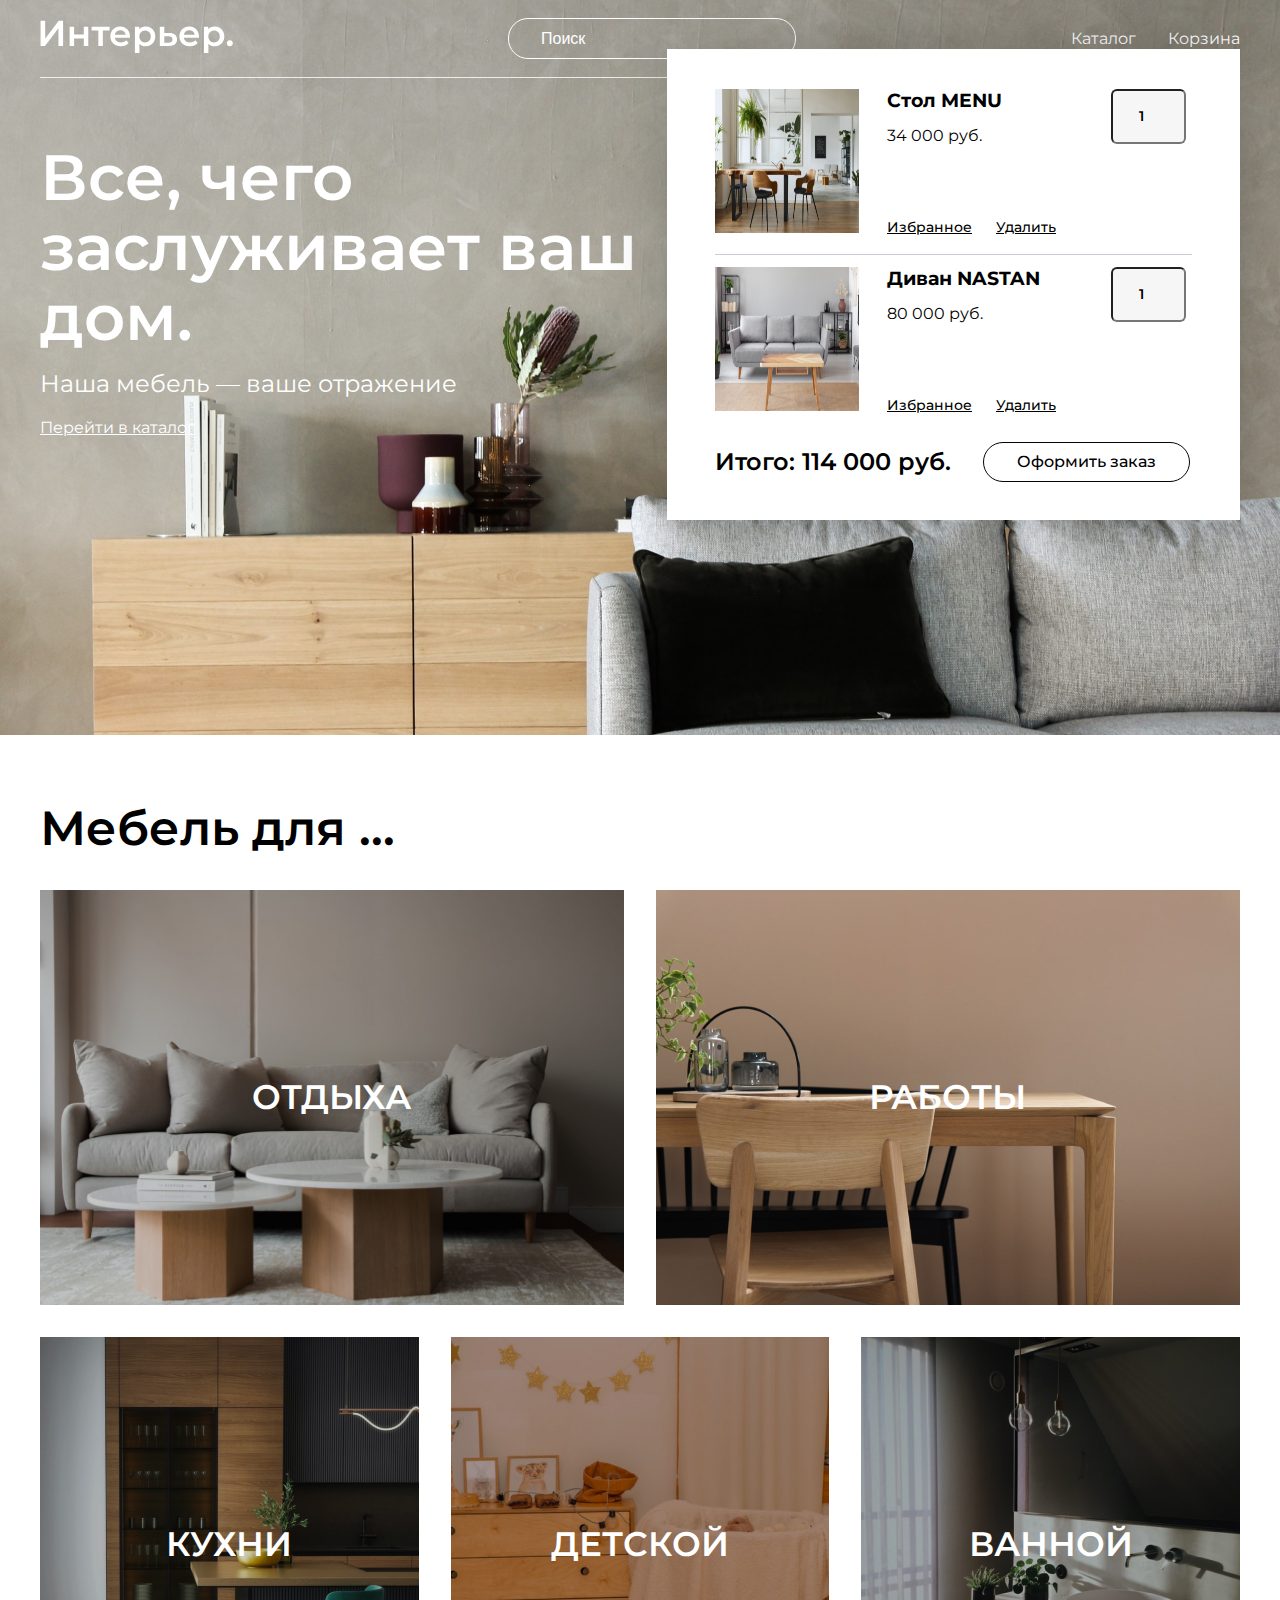
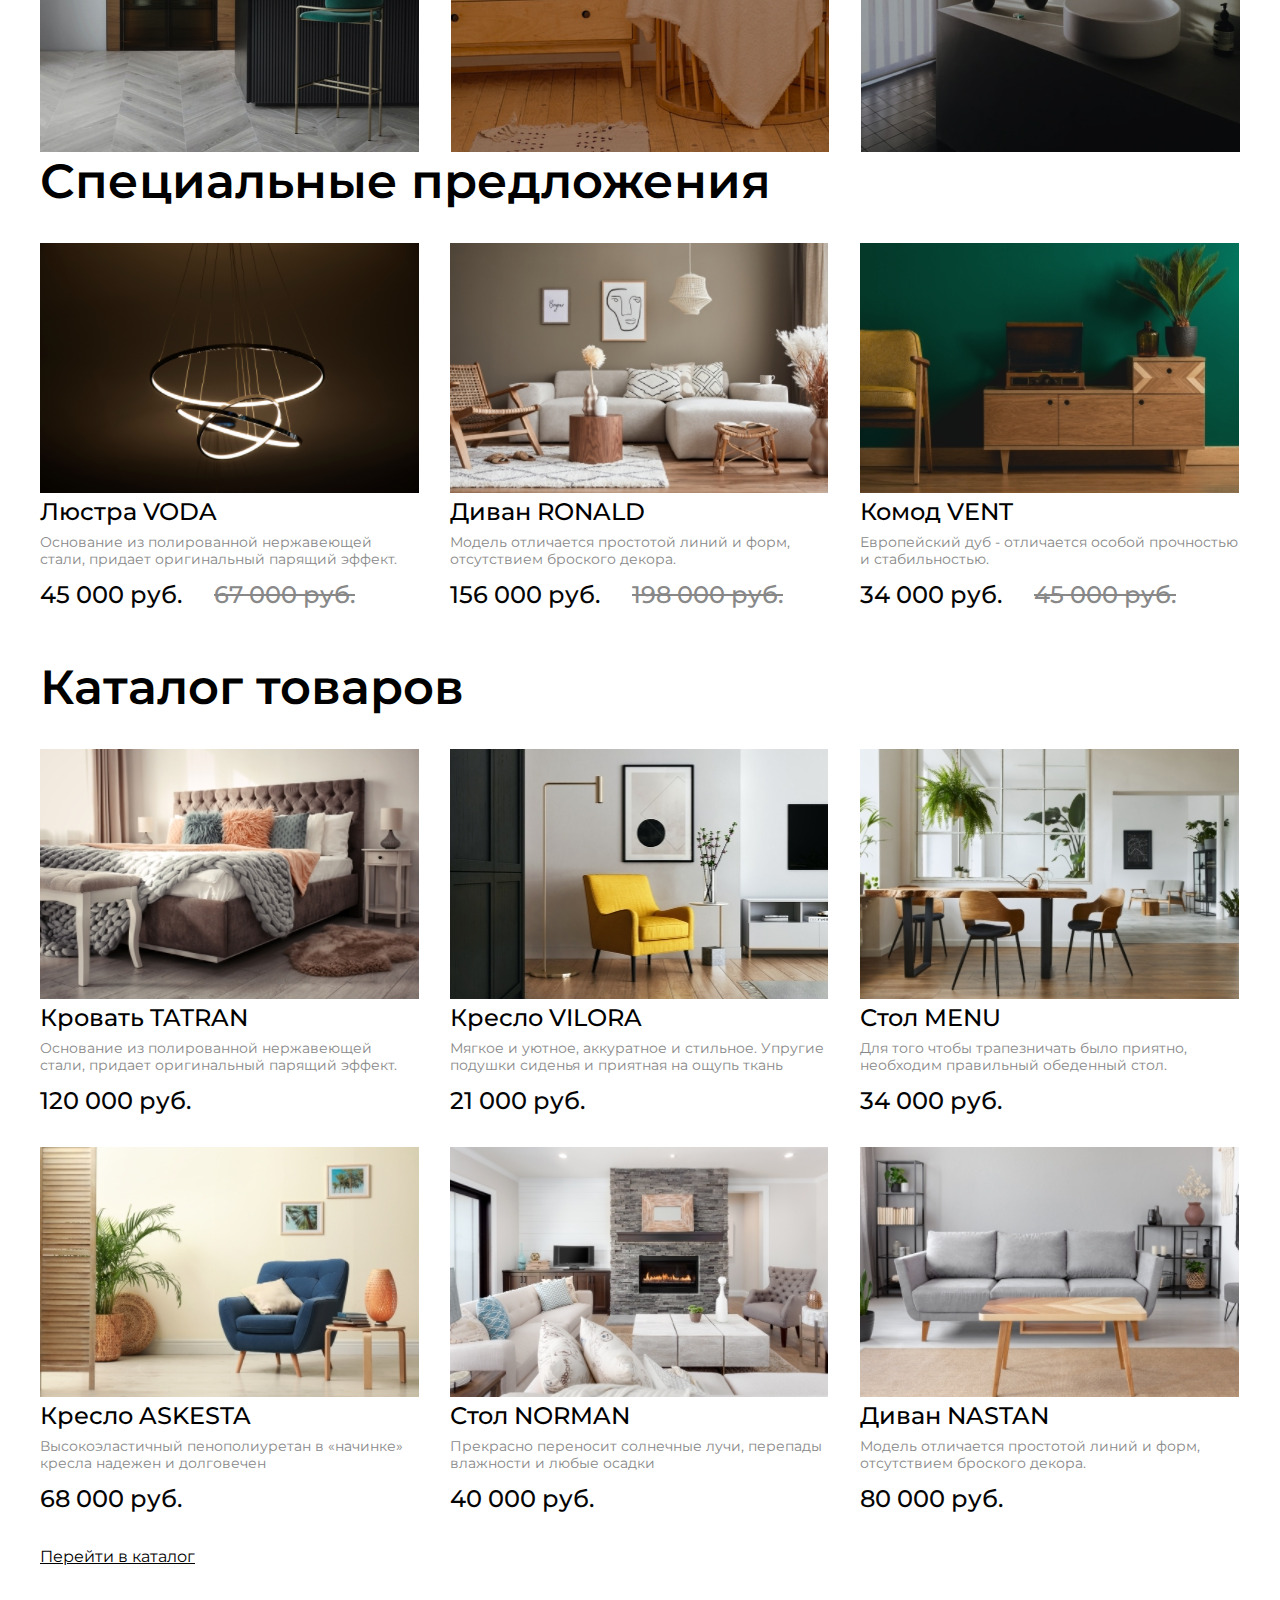
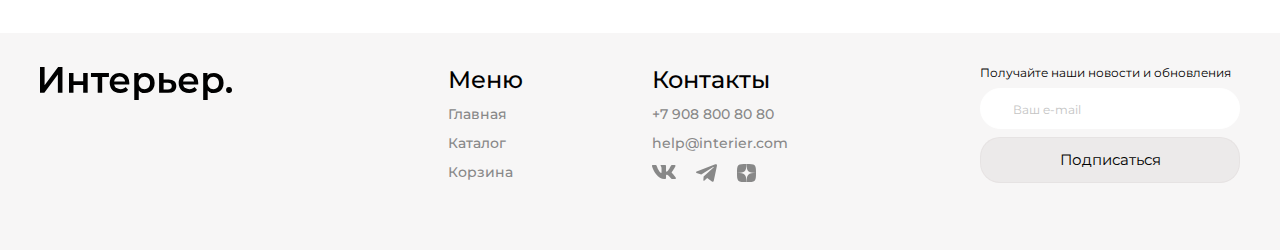
<file: index.html>
<!DOCTYPE html>
<html lang="ru">

<head>
  <meta charset="UTF-8" />
  <meta name="viewport" content="width=device-width, initial-scale=1.0" />
  <title>Document</title>
  <link rel="preconnect" href="https://fonts.googleapis.com">
  <link rel="preconnect" href="https://fonts.gstatic.com" crossorigin>
  <link href="https://fonts.googleapis.com/css2?family=Montserrat:ital,wght@0,100..900;1,100..900&display=swap"
    rel="stylesheet">
  <link rel="stylesheet" href="style.css" />
</head>

<body>
  <div class="interier center">
    <header class="header">
      <a class="header__logo" href="index.html">
        <img class="header__img" src="img/int.svg" alt="logo"></a>
      <input placeholder="Поиск" class="header__input" type="text">
      <nav class="header__link-menu">
        <a class="header__link" href="catalog.html">Каталог</a>
        <div class="poz">
          <a class="header__link header__link_pos" href="Korzina.html">Корзина</a>
          <div class="vspokno">
            <div class="vspokno__glav">
              <div class="vspokno__one">
                <img class="vspokno__img" src="img/stol.jpeg">
                <div class="vspokno__cart-all">
                  <h3 class="vspokno__tag">Стол MENU</h3>
                  <p class="vspokno__cena">34 000 руб.</p>
                  <div class="vspokno__cart">
                    <a class="vspokno__cart-link" href="#">Избранное</a>
                    <a class="vspokno__cart-link" href="#">Удалить</a>
                  </div>
                </div>
                <input class="cart__link_input" type="number" value="1" min="1">
              </div>
              <div class="vspokno__two">
                <img class="vspokno__img" src="img/divannastan.jpeg">
                <div class="vspokno__cart-all">
                  <h3 class="vspokno__tag">Диван NASTAN</h3>
                  <p class="vspokno__cena">80 000 руб.</p>
                  <div class="vspokno__cart">
                    <a class="vspokno__cart-link" href="#">Избранное</a>
                    <a class="vspokno__cart-link" href="#">Удалить</a>
                  </div>
                </div>
                <input class="cart__link_input" type="number" value="1" min="1">
              </div>
              <div class="vspokno__cart-cena">
                <h3 class="vspokno__text">Итого: 114 000 руб.</h3>
                <button class="vspokno__knopka">Оформить заказ</button>
              </div>
            </div>
          </div>
        </div>
      </nav>
      <div class="header__mob">
        <a href="#"><svg width="15.366211" height="15.360107" viewBox="0 0 15.3662 15.3601" fill="none"
            xmlns="http://www.w3.org/2000/svg" xmlns:xlink="http://www.w3.org/1999/xlink">
            <desc>
              Created with Pixso.
            </desc>
            <defs />
            <path id="Vector"
              d="M11.53 10.41C12.52 9.14 12.99 7.54 12.84 5.93C12.68 4.33 11.93 2.84 10.72 1.78C9.51 0.71 7.94 0.15 6.33 0.2C4.72 0.25 3.19 0.91 2.05 2.05C0.91 3.19 0.25 4.72 0.2 6.33C0.15 7.94 0.71 9.51 1.78 10.72C2.85 11.93 4.33 12.68 5.94 12.83C7.54 12.99 9.14 12.52 10.42 11.53L10.45 11.56L13.81 14.92C13.88 15 13.97 15.05 14.07 15.09C14.16 15.13 14.27 15.16 14.37 15.16C14.47 15.16 14.58 15.13 14.67 15.09C14.77 15.05 14.86 15 14.93 14.92C15 14.85 15.06 14.76 15.1 14.67C15.14 14.57 15.16 14.47 15.16 14.36C15.16 14.26 15.14 14.16 15.1 14.06C15.06 13.96 15 13.88 14.93 13.8L11.57 10.44C11.56 10.43 11.55 10.42 11.53 10.41ZM9.89 3.17C10.34 3.61 10.69 4.13 10.94 4.71C11.18 5.29 11.31 5.91 11.31 6.53C11.31 7.16 11.19 7.78 10.95 8.36C10.71 8.94 10.36 9.47 9.92 9.91C9.47 10.36 8.95 10.71 8.37 10.95C7.79 11.18 7.17 11.31 6.54 11.3C5.91 11.3 5.29 11.17 4.72 10.93C4.14 10.69 3.61 10.33 3.17 9.88C2.29 8.99 1.8 7.79 1.81 6.53C1.81 5.28 2.31 4.08 3.2 3.19C4.09 2.31 5.29 1.81 6.54 1.8C7.79 1.8 9 2.29 9.89 3.17Z"
              fill="#FFFFFF" fill-opacity="1.000000" fill-rule="evenodd" />
            <path id="Vector"
              d="M13.04 7.14Q13.09 6.54 13.03 5.92Q12.98 5.3 12.81 4.71Q12.63 4.12 12.35 3.56Q12.07 3.01 11.69 2.53Q11.32 2.04 10.85 1.63Q10.38 1.22 9.86 0.91Q9.33 0.59 8.75 0.38Q8.16 0.17 7.55 0.07Q6.95 -0.02 6.33 0Q5.7 0.02 5.11 0.15Q4.51 0.28 3.94 0.53Q3.37 0.78 2.86 1.12Q2.35 1.47 1.91 1.91Q1.47 2.35 1.13 2.85Q0.78 3.36 0.53 3.93Q0.29 4.5 0.15 5.1Q0.02 5.7 0 6.32Q-0.02 6.95 0.07 7.55Q0.17 8.16 0.38 8.74Q0.59 9.33 0.9 9.86Q1.22 10.38 1.63 10.85Q2.04 11.32 2.53 11.69Q3.01 12.07 3.57 12.35Q4.12 12.63 4.71 12.81Q5.3 12.98 5.92 13.03Q6.54 13.09 7.15 13.03Q7.76 12.98 8.36 12.8Q8.96 12.63 9.5 12.35Q9.97 12.11 10.4 11.79L13.67 15.06Q13.74 15.13 13.82 15.19Q13.9 15.24 13.99 15.28Q14.08 15.32 14.18 15.34Q14.27 15.36 14.37 15.36Q14.47 15.36 14.56 15.34Q14.66 15.32 14.75 15.28Q14.84 15.24 14.92 15.19Q15 15.13 15.07 15.06Q15.14 14.99 15.19 14.91Q15.25 14.83 15.29 14.74Q15.32 14.65 15.34 14.56Q15.36 14.46 15.36 14.36Q15.36 14.26 15.34 14.17Q15.32 14.07 15.29 13.98Q15.25 13.89 15.19 13.81Q15.14 13.73 15.07 13.66L11.8 10.39Q12.11 9.96 12.35 9.5Q12.63 8.95 12.8 8.35Q12.98 7.75 13.04 7.14ZM11.53 10.41C12.52 9.14 12.99 7.54 12.84 5.93C12.68 4.33 11.93 2.84 10.72 1.78C9.51 0.71 7.94 0.15 6.33 0.2C4.72 0.25 3.19 0.91 2.05 2.05C0.91 3.19 0.25 4.72 0.2 6.33C0.15 7.94 0.71 9.51 1.78 10.72C2.85 11.93 4.33 12.68 5.94 12.83C7.54 12.99 9.14 12.52 10.42 11.53L10.45 11.56L13.81 14.92C13.88 15 13.97 15.05 14.07 15.09C14.16 15.13 14.27 15.16 14.37 15.16C14.47 15.16 14.58 15.13 14.67 15.09C14.77 15.05 14.86 15 14.93 14.92C15 14.85 15.06 14.76 15.1 14.67C15.14 14.57 15.16 14.47 15.16 14.36C15.16 14.26 15.14 14.16 15.1 14.06C15.06 13.96 15 13.88 14.93 13.8L11.57 10.44C11.56 10.43 11.55 10.42 11.53 10.41ZM9.89 3.17C10.34 3.61 10.69 4.13 10.94 4.71C11.18 5.29 11.31 5.91 11.31 6.53C11.31 7.16 11.19 7.78 10.95 8.36C10.71 8.94 10.36 9.47 9.92 9.91C9.47 10.36 8.95 10.71 8.37 10.95C7.79 11.18 7.17 11.31 6.54 11.3C5.91 11.3 5.29 11.17 4.72 10.93C4.14 10.69 3.61 10.33 3.17 9.88C2.29 8.99 1.8 7.79 1.81 6.53C1.81 5.28 2.31 4.08 3.2 3.19C4.09 2.31 5.29 1.81 6.54 1.8C7.79 1.8 9 2.29 9.89 3.17ZM10.33 4Q10.58 4.37 10.75 4.79Q10.93 5.21 11.02 5.64Q11.11 6.08 11.11 6.54Q11.11 6.99 11.03 7.43Q10.94 7.87 10.77 8.29Q10.59 8.71 10.35 9.08Q10.1 9.45 9.78 9.77Q9.46 10.09 9.08 10.34Q8.71 10.59 8.29 10.76Q7.87 10.93 7.43 11.02Q7 11.11 6.54 11.1Q6.09 11.1 5.65 11.01Q5.21 10.92 4.79 10.75Q4.37 10.57 4 10.32Q3.64 10.07 3.32 9.74Q3 9.42 2.76 9.05Q2.52 8.69 2.35 8.27Q2.18 7.85 2.09 7.42Q2.01 6.99 2.01 6.54Q2.01 6.08 2.1 5.65Q2.19 5.22 2.36 4.8Q2.53 4.39 2.78 4.02Q3.02 3.65 3.34 3.34Q3.66 3.02 4.03 2.77Q4.39 2.53 4.81 2.35Q5.23 2.18 5.66 2.09Q6.09 2.01 6.54 2Q6.99 2 7.42 2.09Q7.86 2.17 8.28 2.34Q8.69 2.51 9.06 2.75Q9.43 2.99 9.75 3.31Q10.07 3.63 10.33 4Z"
              fill="#FFFFFF" fill-opacity="1.000000" fill-rule="evenodd" />
          </svg>
        </a>
        <a href="catalog.html"><svg width="19.199463" height="19.199951" viewBox="0 0 19.1995 19.2" fill="none"
            xmlns="http://www.w3.org/2000/svg" xmlns:xlink="http://www.w3.org/1999/xlink">
            <desc>
              Created with Pixso.
            </desc>
            <defs />
            <rect id="Rectangle 46" width="4.571429" height="4.571429" fill="#FFFFFF" fill-opacity="1.000000" />
            <rect id="Rectangle 41" y="7.314209" width="4.571429" height="4.571429" fill="#FFFFFF"
              fill-opacity="1.000000" />
            <rect id="Rectangle 47" y="14.628540" width="4.571429" height="4.571428" fill="#FFFFFF"
              fill-opacity="1.000000" />
            <rect id="Rectangle 48" x="7.313477" y="7.314209" width="4.571429" height="4.571429" fill="#FFFFFF"
              fill-opacity="1.000000" />
            <rect id="Rectangle 45" x="7.313477" y="14.628540" width="4.571429" height="4.571428" fill="#FFFFFF"
              fill-opacity="1.000000" />
            <rect id="Rectangle 49" x="7.313477" width="4.571429" height="4.571429" fill="#FFFFFF"
              fill-opacity="1.000000" />
            <rect id="Rectangle 42" x="14.627930" y="7.314209" width="4.571428" height="4.571429" fill="#FFFFFF"
              fill-opacity="1.000000" />
            <rect id="Rectangle 44" x="14.627930" y="14.628540" width="4.571428" height="4.571428" fill="#FFFFFF"
              fill-opacity="1.000000" />
            <rect id="Rectangle 43" x="14.627930" width="4.571428" height="4.571429" fill="#FFFFFF"
              fill-opacity="1.000000" />
          </svg>
        </a>
        <a href="Korzina.html"><svg width="18.717285" height="16.666626" viewBox="0 0 18.7173 16.6666" fill="none"
            xmlns="http://www.w3.org/2000/svg" xmlns:xlink="http://www.w3.org/1999/xlink">
            <desc>
              Created with Pixso.
            </desc>
            <defs />
            <path id="Vector"
              d="M11.45 16.66C12.01 16.66 12.54 16.44 12.93 16.05C13.32 15.66 13.54 15.13 13.54 14.58C13.54 14.03 13.32 13.5 12.93 13.11C12.54 12.71 12.01 12.5 11.45 12.5C10.9 12.5 10.37 12.71 9.98 13.11C9.59 13.5 9.37 14.03 9.37 14.58C9.37 15.13 9.59 15.66 9.98 16.05C10.37 16.44 10.9 16.66 11.45 16.66ZM4.16 16.66C4.71 16.66 5.24 16.44 5.63 16.05C6.03 15.66 6.24 15.13 6.24 14.58C6.24 14.03 6.03 13.5 5.63 13.11C5.24 12.71 4.71 12.5 4.16 12.5C3.61 12.5 3.08 12.71 2.69 13.11C2.3 13.5 2.08 14.03 2.08 14.58C2.08 15.13 2.3 15.66 2.69 16.05C3.08 16.44 3.61 16.66 4.16 16.66ZM17.74 2C18 1.99 18.25 1.88 18.43 1.69C18.61 1.51 18.71 1.26 18.71 1C18.71 0.74 18.61 0.49 18.43 0.3C18.25 0.11 18 0 17.74 0L16.54 0C15.6 0 14.79 0.65 14.59 1.56L13.28 7.44C13.08 8.36 12.27 9.01 11.33 9.01L3.5 9.01L2 3L11.73 3C11.99 2.99 12.23 2.88 12.41 2.69C12.59 2.5 12.69 2.26 12.69 2C12.69 1.74 12.59 1.49 12.41 1.31C12.23 1.12 11.99 1.01 11.73 1L2 1C1.69 1 1.39 1.07 1.12 1.2C0.85 1.33 0.61 1.53 0.42 1.77C0.23 2.01 0.1 2.29 0.04 2.58C-0.02 2.88 -0.02 3.19 0.06 3.49L1.56 9.5C1.67 9.93 1.92 10.31 2.27 10.59C2.62 10.86 3.05 11.01 3.5 11.01L11.33 11.01C12.24 11.01 13.12 10.7 13.83 10.13C14.54 9.56 15.04 8.77 15.24 7.88L16.54 2L17.74 2Z"
              fill="#FFFFFF" fill-opacity="1.000000" fill-rule="nonzero" />
          </svg>
        </a>
      </div>
    </header>
    <section class="title__all">
      <h1 class="title">Все, чего заслуживает ваш дом.</h1>
      <p class="title__list">Наша мебель — ваше отражение</p>
      <a class="title__link" href="catalog.html">Перейти в каталог</a>
    </section>
  </div>
  <div class="for-box center">
    <h2 class="heading">Мебель для ...</h2>
    <div class="for">
      <div class="for__item for__item_1 for__item_big">ОТДЫХА</div>
      <div class="for__item for__item_2 for__item_big">РАБОТЫ</div>
      <div class="for__item for__item_3 ">КУХНИ</div>
      <div class="for__item for__item_4 ">ДЕТСКОЙ</div>
      <div class="for__item for__item_5 ">ВАННОЙ</div>
    </div>
  </div>
  <h2 class="pred__list center">Специальные предложения</h2>
  <div class="allimages center">
    <div class="pred">
      <a class="pred__link" href="index.html"><img src="img/lustra.png" alt="lustra"></a>
      <h3 class="pred__text">Люстра VODA</h3>
      <p class="pred__par">Основание из полированной нержавеющей стали, придает оригинальный парящий эффект.</p>
      <div class="cena">
        <p class="cena__cost">45 000 руб.</p>
        <p class="cena__sale">67 000 руб.</p>
      </div>
    </div>
    <section>
      <div class="pred">
        <a class="pred__link" href="index.html"><img src="img/divan.jpeg" alt="divan"></a>
        <h3 class="pred__text">Диван RONALD</h3>
        <p class="pred__par">Модель отличается простотой линий и форм, отсутствием броского декора.</p>
        <div class="cena">
          <p class="cena__cost">156 000 руб.</p>
          <p class="cena__sale">198 000 руб.</p>
        </div>
      </div>
    </section>
    <section>
      <div class="pred">
        <a class="pred__link" href="index.html"><img src="img/komod.jpeg" alt="divan"></a>
        <h3 class="pred__text">Комод VENT</h3>
        <p class="pred__par">Европейский дуб - отличается особой прочностью и стабильностью.</p>
        <div class="cena">
          <p class="cena__cost">34 000 руб.</p>
          <p class="cena__sale">45 000 руб.</p>
        </div>
      </div>
    </section>
  </div>
  <p class="pred__list center">Каталог товаров</p>
  <div class="allimages__link center">
    <div class="pred">
      <a class="pred__link" href="index.html"><img src="img/krovat.jpeg" alt="divan"></a>
      <h3 class="pred__text">Кровать TATRAN</h3>
      <p class="pred__par">Основание из полированной нержавеющей стали, придает оригинальный парящий эффект.</p>
      <div class="cena">
        <p class="cena__cost">120 000 руб.</p>
      </div>
    </div>
    <section>
      <div class="pred">
        <a class="pred__link" href="index.html"><img src="img/kreslovilora.jpeg" alt="kreslo"></a>
        <h3 class="pred__text">Кресло VILORA</h3>
        <p class="pred__par">
          Мягкое и уютное, аккуратное и стильное. Упругие подушки сиденья и
          приятная на ощупь ткань</p>
        <div class="cena">
          <p class="cena__cost">21 000 руб.</p>
        </div>
      </div>
    </section>
    <section>
      <div class="pred">
        <a class="pred__link" href="index.html"><img src="img/stol.jpeg" alt="divan"></a>
        <h3 class="pred__text">Стол MENU</h3>
        <p class="pred__par">Для того чтобы трапезничать было приятно, необходим правильный обеденный стол.</p>
        <p class="cena__cost">34 000 руб.</p>
      </div>
    </section>
    <div class="pred">
      <a class="pred__link" href="index.html"><img src="img/kreslo.jpeg" alt="divan"></a>
      <h3 class="pred__text">Кресло ASKESTA</h3>
      <p class="pred__par">Высокоэластичный пенополиуретан в «начинке» кресла надежен и долговечен</p>
      <p class="cena__cost">68 000 руб.</p>
    </div>
    <section>
      <div class="pred">
        <a class="pred__link" href="index.html"><img src="img/stolnorman.jpeg" alt="divan"></a>
        <h3 class="pred__text">Стол NORMAN</h3>
        <p class="pred__par">Прекрасно переносит солнечные лучи, перепады влажности и любые осадки</p>
        <p class="cena__cost">40 000 руб.</p>
      </div>
    </section>
    <section>
      <div class="pred">
        <a class="pred__link" href="index.html"><img src="img/divannastan.jpeg" alt="divan"></a>
        <h3 class="pred__text">Диван NASTAN</h3>
        <p class="pred__par">Модель отличается простотой линий и форм, отсутствием броского декора. </p>
        <p class="cena__cost">80 000 руб.</p>
      </div>
    </section>
    <nav class="cata left">
      <a class="catal" href="catalog.html">Перейти в каталог</a>
    </nav>
  </div>
  <footer class="footer__all">
    <div class="footer center">
      <a class="footer__logo" href="index.html"><img src="img/interfooter.svg" alt="logo"></a>
      <div class="footer-content">

        <div class="footer-nav">

          <div class="obertka center">
            <h4 class="obertka__menu">Меню</h4>
            <a class="obertka__list" href="index.html">Главная</a>
            <a class="obertka__list" href="catalog.html">Каталог</a>
            <a class="obertka__list" href="Korzina.html">Корзина</a>
          </div>
          <div class="styles">
            <h4 class="styles__link">Контакты</h4>
            <a class="styles__list" href="url">+7 908 800 80 80</a>
            <a class="styles__list" href="url">help@interier.com</a>
            <nav class="logofooter">
              <a href="https://vk.com">
                <img src="vk.svg" alt="Логотип VK" />
              </a>
              <a href="https://telegram.com">
                <img src="telegram.svg" alt="Логотип TG" />
              </a>
              <a href="https://dzen.com">
                <img src="dzen.svg" alt="Логотип DZ" />
              </a>
            </nav>
          </div>
        </div>
        <form class="mail">
          <p class="mail__link-novos">Получайте наши новости и обновления</p>
          <input placeholder="Ваш e-mail" class="email" type="text" />
          <button class="btn">Подписаться</button>
        </form>
      </div>
    </div>
  </footer>
</body>

</html>
</file>
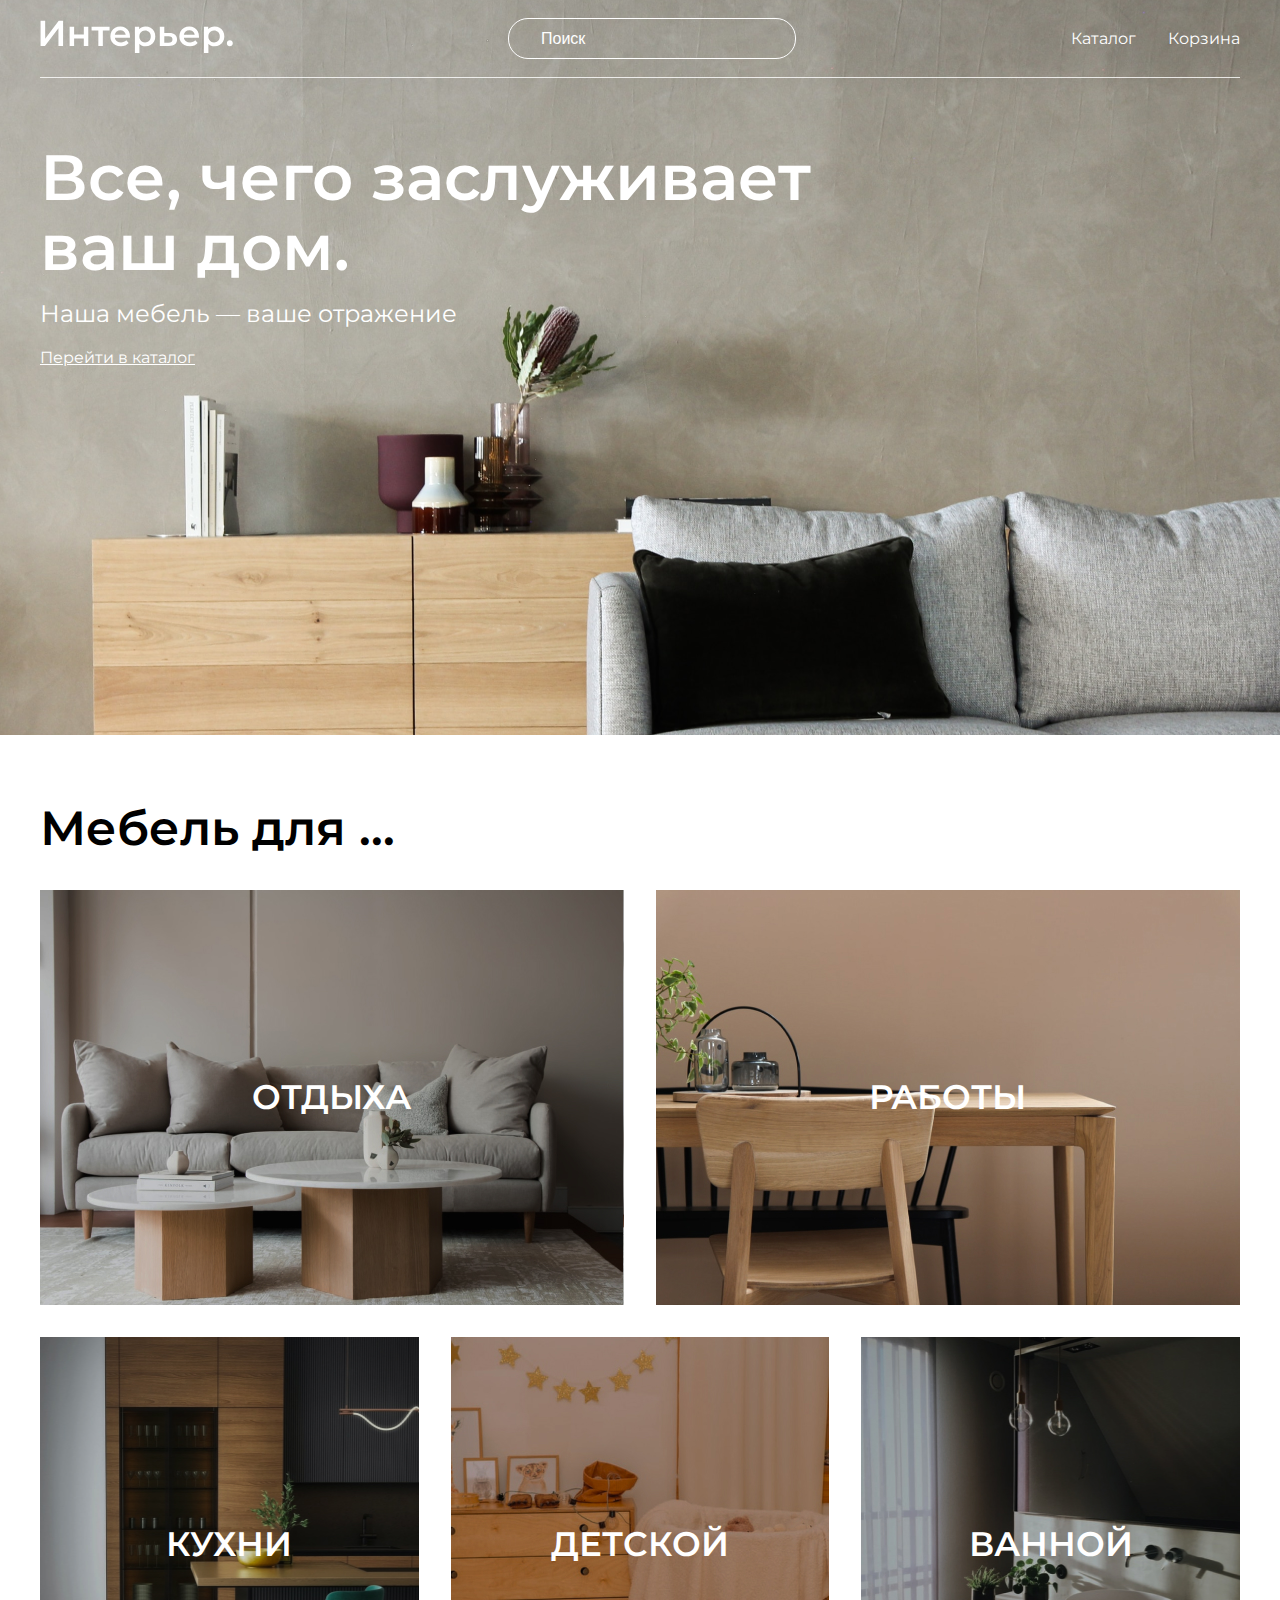
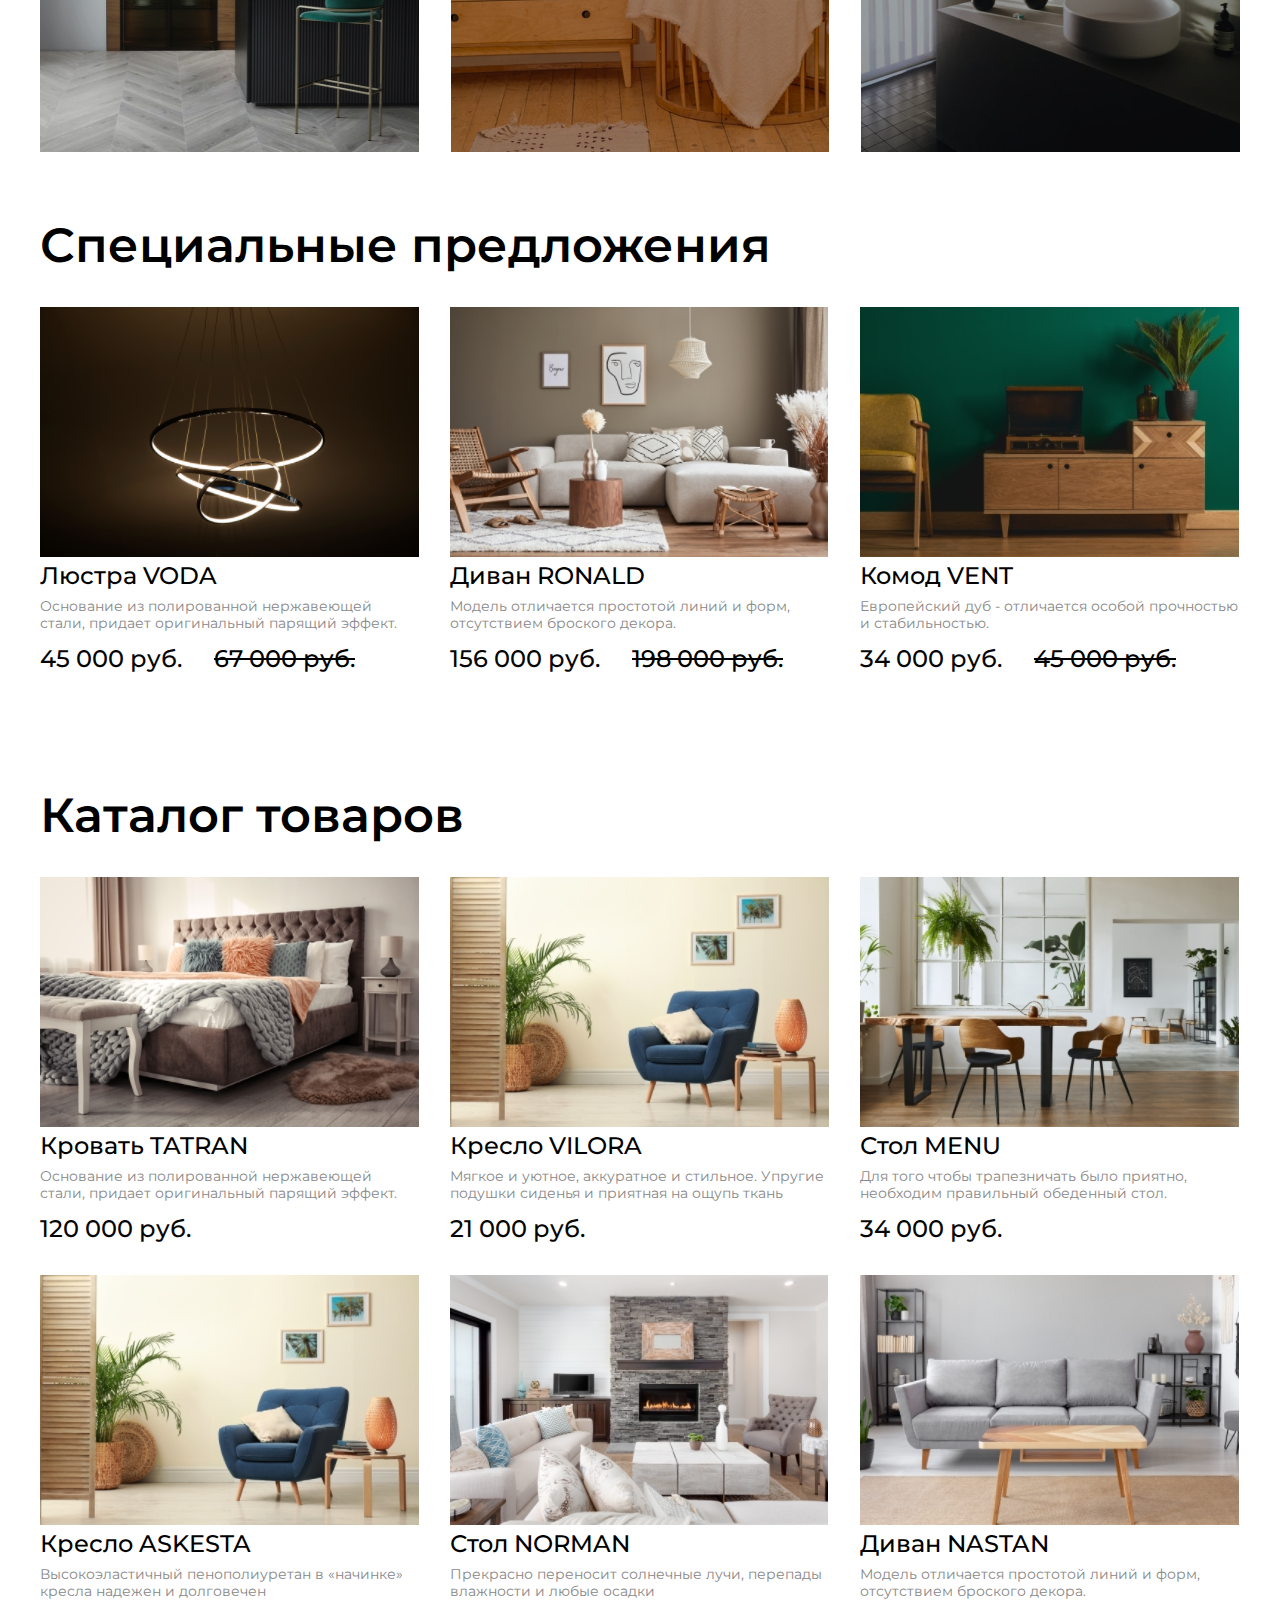
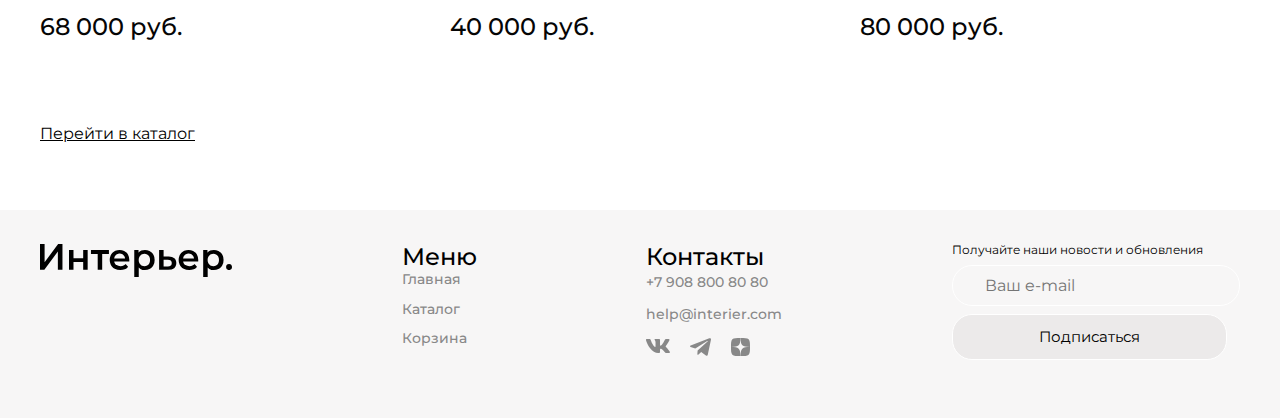
<file: all/index.html>
<!DOCTYPE html>
<html lang="ru">

<head>
  <meta charset="UTF-8" />
  <meta name="viewport" content="width=device-width, initial-scale=1.0" />
  <title>Document</title>
  <link rel="preconnect" href="https://fonts.googleapis.com">
  <link rel="preconnect" href="https://fonts.gstatic.com" crossorigin>
  <link href="https://fonts.googleapis.com/css2?family=Montserrat:ital,wght@0,100..900;1,100..900&display=swap"
    rel="stylesheet">
  <link rel="stylesheet" href="styles.css" />
</head>

<body>
  <div class="interier center">
    <header class="header">
      <a class="header__logo" href="index.html"><img src="img/int.svg" alt="logo"></a>
      <input placeholder="Поиск" class="header__input" type="text">
      <nav class="header__link-menu">
        <a class="header__link" href="catalog.html">Каталог</a>
        <a class="header__link" href="Korzina.html">Корзина</a>
      </nav>
    </header>
    <section>
      <h1 class="title">Все, чего заслуживает ваш дом.</h1>
      <p class="title__list">Наша мебель — ваше отражение</p>
      <a class="title__link" href="catalog.html">Перейти в каталог</a>
    </section>
  </div>
  <div class="for-box center">
    <h2 class="heading">Мебель для ...</h2>
    <div class="for">
      <div class="for__item for__item_1 for__item_big">ОТДЫХА</div>
      <div class="for__item for__item_2 for__item_big">РАБОТЫ</div>
      <div class="for__item for__item_3 ">КУХНИ</div>
      <div class="for__item for__item_4 ">ДЕТСКОЙ</div>
      <div class="for__item for__item_5 ">ВАННОЙ</div>
    </div>
  </div>
  <h2 class="pred__list left">Специальные предложения</h2>
  <div class="allimages center">
    <div class="pred">
      <a class="pred__link" href="index.html"><img src="img/lustra.png" alt="lustra"></a>
      <h3 class="text">Люстра VODA</h3>
      <p class="text__list">Основание из полированной нержавеющей стали, придает оригинальный парящий эффект.</p>
      <div class="cena">
        <p class="pred__cena">45 000 руб.</p>
        <p class="pred__racen">67 000 руб.</p>
      </div>
    </div>
    <section>
      <div class="pred">
        <a class="pred__link" href="index.html"><img src="img/divan.jpeg" alt="divan"></a>
        <h3 class="text">Диван RONALD</h3>
        <p class="text__list">Модель отличается простотой линий и форм, отсутствием броского декора.</p>
        <div class="cena">
          <p class="pred__cena">156 000 руб.</p>
          <p class="pred__racen">198 000 руб.</p>
        </div>
      </div>
    </section>
    <section>
      <div class="pred">
        <a class="pred__link" href="index.html"><img src="img/komod.jpeg" alt="divan"></a>
        <h3 class="text">Комод VENT</h3>
        <p class="text__list">Европейский дуб - отличается особой прочностью и стабильностью.</p>
        <div class="cena">
          <p class="pred__cena">34 000 руб.</p>
          <p class="pred__racen">45 000 руб.</p>
        </div>
      </div>
    </section>
  </div>
  <p class="pred__list center">Каталог товаров</p>
  <div class="allimages__link center">
    <div class="pred">
      <a class="pred__link" href="index.html"><img src="img/krovat.jpeg" alt="divan"></a>
      <h3 class="text">Кровать TATRAN</h3>
      <p class="text__list">Основание из полированной нержавеющей стали, придает оригинальный парящий эффект.</p>
      <div class="cena">
        <p class="pred__cena">120 000 руб.</p>
      </div>
    </div>
    <section>
      <div class="pred">
        <a class="pred__link" href="index.html"><img src="img/kreslo.jpeg" alt="kreslo"></a>
        <h3 class="text">Кресло VILORA</h3>
        <p class="text__list">
          Мягкое и уютное, аккуратное и стильное. Упругие подушки сиденья и
          приятная на ощупь ткань</p>
        <div class="cena">
          <p class="pred__cena">21 000 руб.</p>
        </div>
      </div>
    </section>
    <section>
      <div class="pred">
        <a class="pred__link" href="index.html"><img src="img/stol.jpeg" alt="divan"></a>
        <h3 class="text">Стол MENU</h3>
        <p class="text__list">Для того чтобы трапезничать было приятно, необходим правильный обеденный стол.</p>
        <p class="pred__cena">34 000 руб.</p>
      </div>
    </section>
    <div class="pred">
      <a class="pred__link" href="index.html"><img src="img/kreslo.jpeg" alt="divan"></a>
      <h3 class="text">Кресло ASKESTA</h3>
      <p class="text__list">Высокоэластичный пенополиуретан в «начинке» кресла надежен и долговечен</p>
      <p class="pred__cena">68 000 руб.</p>
    </div>
    <section>
      <div class="pred">
        <a class="pred__link" href="index.html"><img src="img/stolnorman.jpeg" alt="divan"></a>
        <h3 class="text">Стол NORMAN</h3>
        <p class="text__list">Прекрасно переносит солнечные лучи, перепады влажности и любые осадки</p>
        <p class="pred__cena">40 000 руб.</p>
      </div>
    </section>
    <section>
      <div class="pred">
        <a class="pred__link" href="index.html"><img src="img/divannastan.jpeg" alt="divan"></a>
        <h3 class="text">Диван NASTAN</h3>
        <p class="text__list">Модель отличается простотой линий и форм, отсутствием броского декора. </p>
        <p class="pred__cena">80 000 руб.</p>
      </div>
    </section>
  </div>
  <nav class="cata left">
    <a class="catal" href="catalog.html">Перейти в каталог</a>
  </nav>
  <footer class="footer__all">
    <div class="footer center">
      <a class="footer__logo left" href="index.html"><img src="img/interfooter.svg" alt="logo"></a>
      <div class="obertka">
        <h4 class="menu">Меню</h4>
        <a class="menu__list" href="index.html">Главная</a>
        <a class="menu__list" href="catalog.html">Каталог</a>
        <a class="menu__list" href="Korzina.html">Корзина</a>
      </div>
      <div class="styles">
        <h4 class="menu__link">Контакты</h4>
        <a class="menu__list" href="url">+7 908 800 80 80</a>
        <a class="menu__list" href="url">help@interier.com</a>
        <nav class="logofooter">
          <a href="https://vk.com">
            <img src="vk.svg" alt="Логотип VK" />
          </a>
          <a href="https://telegram.com">
            <img src="telegram.svg" alt="Логотип TG" />
          </a>
          <a href="https://dzen.com">
            <img src="dzen.svg" alt="Логотип DZ" />
          </a>
        </nav>
      </div>
      <form class="mail">
        <p class="menu__link-novos">Получайте наши новости и обновления</p>
        <input placeholder="Ваш e-mail" class="email" type="text" />
        <button class="btn">Подписаться</button>
      </form>
    </div>
  </footer>
</body>

</html>
</file>
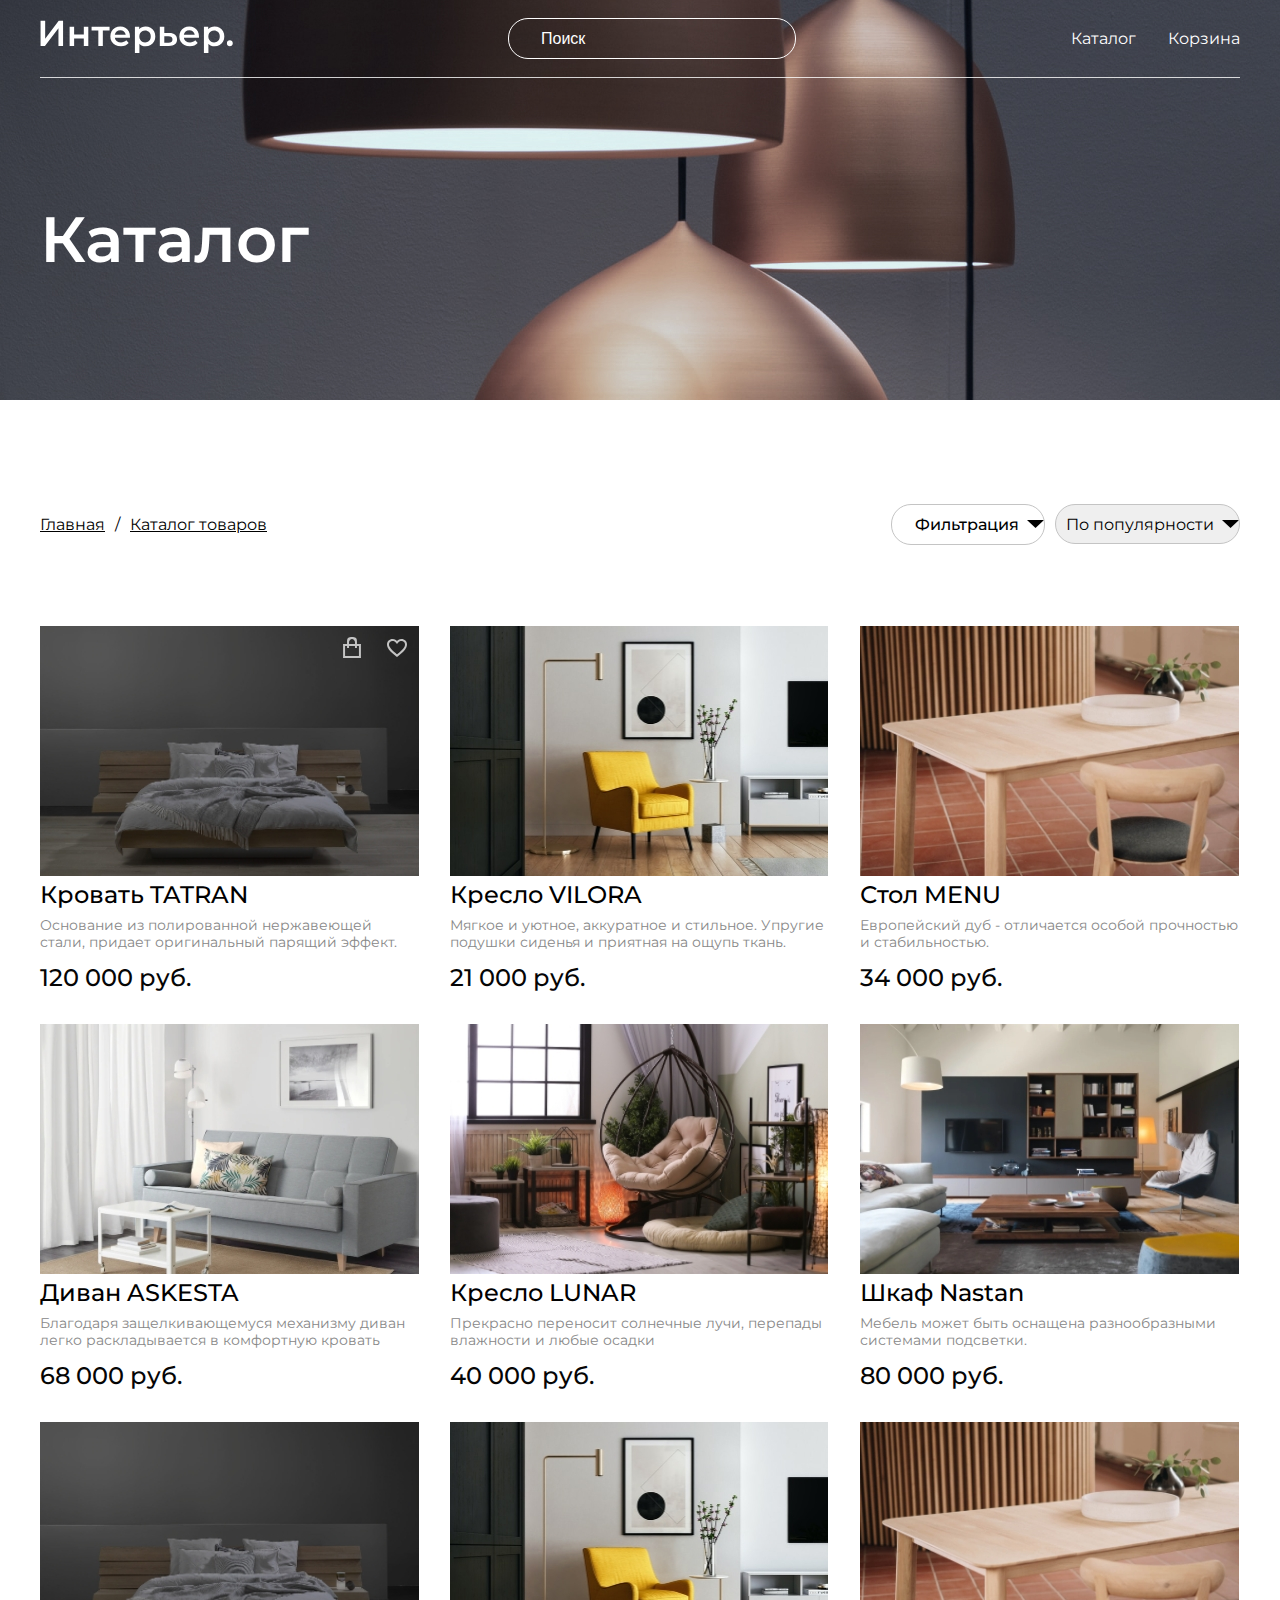
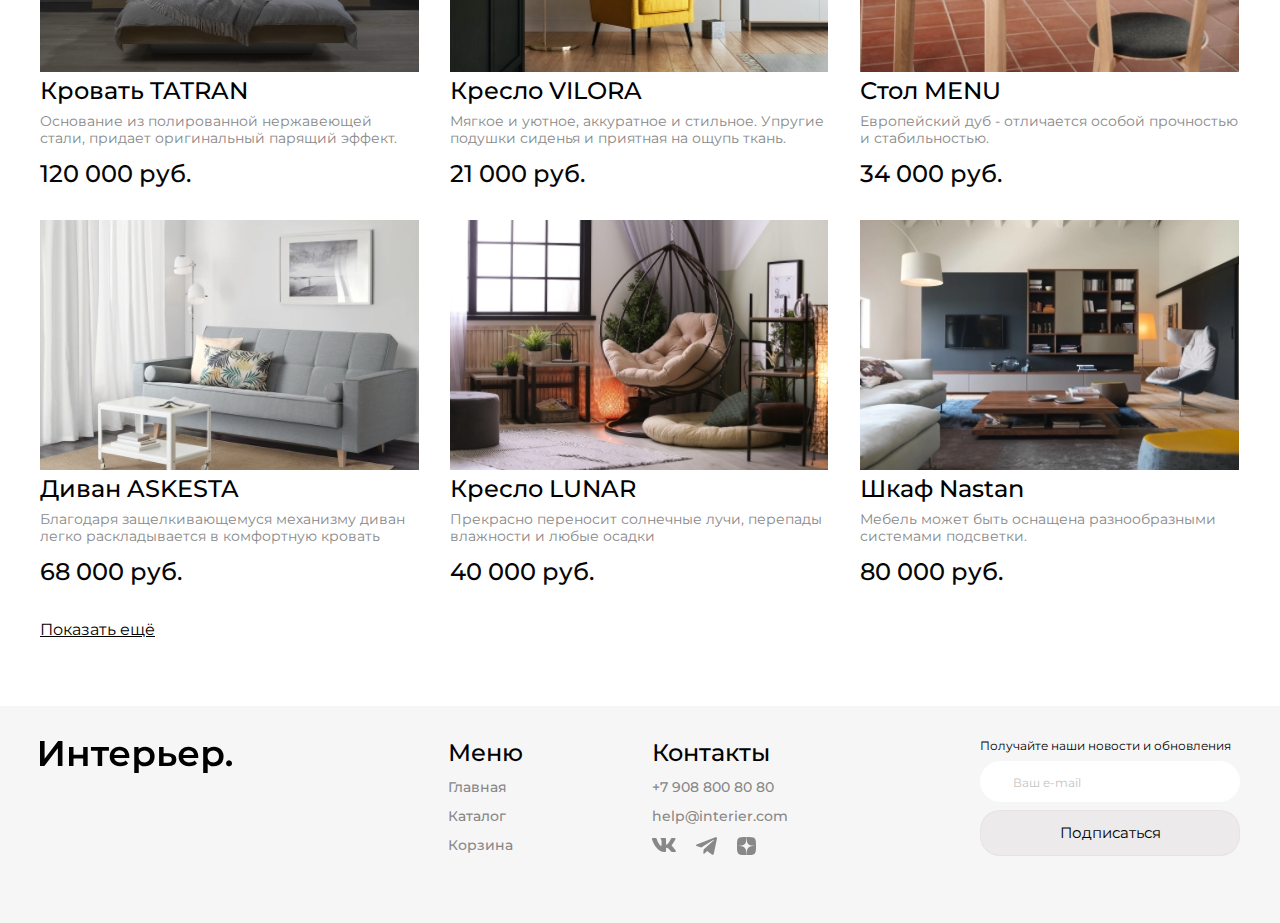
<file: catalog.html>
<!DOCTYPE html>
<p lang="ru">

  <head>
    <meta charset="UTF-8" />
    <meta name="viewport" content="width=device-width, initial-scale=1.0" />
    <title>Document</title>
    <link rel="preconnect" href="https://fonts.googleapis.com">
    <link rel="preconnect" href="https://fonts.gstatic.com" crossorigin>
    <link href="https://fonts.googleapis.com/css2?family=Montserrat:ital,wght@0,100..900;1,100..900&display=swap"
      rel="stylesheet">
    <link rel="stylesheet" href="style.css" />
  </head>
<div class="kataint center">
  <header class="header">
    <a class="header__logo" href="index.html"><img class="header__img" src="img/int.svg" alt="logo"></a>
    <input placeholder="Поиск" class="header__input" type="text">
    <nav class="header__link-menu">
      <a class="header__link" href="catalog.html">Каталог</a>
      <a class="header__link" href="Korzina.html">Корзина</a>
    </nav>
    <div class="header__mob">
      <a href="#"><svg width="15.366211" height="15.360107" viewBox="0 0 15.3662 15.3601" fill="none"
          xmlns="http://www.w3.org/2000/svg" xmlns:xlink="http://www.w3.org/1999/xlink">
          <desc>
            Created with Pixso.
          </desc>
          <defs />
          <path id="Vector"
            d="M11.53 10.41C12.52 9.14 12.99 7.54 12.84 5.93C12.68 4.33 11.93 2.84 10.72 1.78C9.51 0.71 7.94 0.15 6.33 0.2C4.72 0.25 3.19 0.91 2.05 2.05C0.91 3.19 0.25 4.72 0.2 6.33C0.15 7.94 0.71 9.51 1.78 10.72C2.85 11.93 4.33 12.68 5.94 12.83C7.54 12.99 9.14 12.52 10.42 11.53L10.45 11.56L13.81 14.92C13.88 15 13.97 15.05 14.07 15.09C14.16 15.13 14.27 15.16 14.37 15.16C14.47 15.16 14.58 15.13 14.67 15.09C14.77 15.05 14.86 15 14.93 14.92C15 14.85 15.06 14.76 15.1 14.67C15.14 14.57 15.16 14.47 15.16 14.36C15.16 14.26 15.14 14.16 15.1 14.06C15.06 13.96 15 13.88 14.93 13.8L11.57 10.44C11.56 10.43 11.55 10.42 11.53 10.41ZM9.89 3.17C10.34 3.61 10.69 4.13 10.94 4.71C11.18 5.29 11.31 5.91 11.31 6.53C11.31 7.16 11.19 7.78 10.95 8.36C10.71 8.94 10.36 9.47 9.92 9.91C9.47 10.36 8.95 10.71 8.37 10.95C7.79 11.18 7.17 11.31 6.54 11.3C5.91 11.3 5.29 11.17 4.72 10.93C4.14 10.69 3.61 10.33 3.17 9.88C2.29 8.99 1.8 7.79 1.81 6.53C1.81 5.28 2.31 4.08 3.2 3.19C4.09 2.31 5.29 1.81 6.54 1.8C7.79 1.8 9 2.29 9.89 3.17Z"
            fill="#FFFFFF" fill-opacity="1.000000" fill-rule="evenodd" />
          <path id="Vector"
            d="M13.04 7.14Q13.09 6.54 13.03 5.92Q12.98 5.3 12.81 4.71Q12.63 4.12 12.35 3.56Q12.07 3.01 11.69 2.53Q11.32 2.04 10.85 1.63Q10.38 1.22 9.86 0.91Q9.33 0.59 8.75 0.38Q8.16 0.17 7.55 0.07Q6.95 -0.02 6.33 0Q5.7 0.02 5.11 0.15Q4.51 0.28 3.94 0.53Q3.37 0.78 2.86 1.12Q2.35 1.47 1.91 1.91Q1.47 2.35 1.13 2.85Q0.78 3.36 0.53 3.93Q0.29 4.5 0.15 5.1Q0.02 5.7 0 6.32Q-0.02 6.95 0.07 7.55Q0.17 8.16 0.38 8.74Q0.59 9.33 0.9 9.86Q1.22 10.38 1.63 10.85Q2.04 11.32 2.53 11.69Q3.01 12.07 3.57 12.35Q4.12 12.63 4.71 12.81Q5.3 12.98 5.92 13.03Q6.54 13.09 7.15 13.03Q7.76 12.98 8.36 12.8Q8.96 12.63 9.5 12.35Q9.97 12.11 10.4 11.79L13.67 15.06Q13.74 15.13 13.82 15.19Q13.9 15.24 13.99 15.28Q14.08 15.32 14.18 15.34Q14.27 15.36 14.37 15.36Q14.47 15.36 14.56 15.34Q14.66 15.32 14.75 15.28Q14.84 15.24 14.92 15.19Q15 15.13 15.07 15.06Q15.14 14.99 15.19 14.91Q15.25 14.83 15.29 14.74Q15.32 14.65 15.34 14.56Q15.36 14.46 15.36 14.36Q15.36 14.26 15.34 14.17Q15.32 14.07 15.29 13.98Q15.25 13.89 15.19 13.81Q15.14 13.73 15.07 13.66L11.8 10.39Q12.11 9.96 12.35 9.5Q12.63 8.95 12.8 8.35Q12.98 7.75 13.04 7.14ZM11.53 10.41C12.52 9.14 12.99 7.54 12.84 5.93C12.68 4.33 11.93 2.84 10.72 1.78C9.51 0.71 7.94 0.15 6.33 0.2C4.72 0.25 3.19 0.91 2.05 2.05C0.91 3.19 0.25 4.72 0.2 6.33C0.15 7.94 0.71 9.51 1.78 10.72C2.85 11.93 4.33 12.68 5.94 12.83C7.54 12.99 9.14 12.52 10.42 11.53L10.45 11.56L13.81 14.92C13.88 15 13.97 15.05 14.07 15.09C14.16 15.13 14.27 15.16 14.37 15.16C14.47 15.16 14.58 15.13 14.67 15.09C14.77 15.05 14.86 15 14.93 14.92C15 14.85 15.06 14.76 15.1 14.67C15.14 14.57 15.16 14.47 15.16 14.36C15.16 14.26 15.14 14.16 15.1 14.06C15.06 13.96 15 13.88 14.93 13.8L11.57 10.44C11.56 10.43 11.55 10.42 11.53 10.41ZM9.89 3.17C10.34 3.61 10.69 4.13 10.94 4.71C11.18 5.29 11.31 5.91 11.31 6.53C11.31 7.16 11.19 7.78 10.95 8.36C10.71 8.94 10.36 9.47 9.92 9.91C9.47 10.36 8.95 10.71 8.37 10.95C7.79 11.18 7.17 11.31 6.54 11.3C5.91 11.3 5.29 11.17 4.72 10.93C4.14 10.69 3.61 10.33 3.17 9.88C2.29 8.99 1.8 7.79 1.81 6.53C1.81 5.28 2.31 4.08 3.2 3.19C4.09 2.31 5.29 1.81 6.54 1.8C7.79 1.8 9 2.29 9.89 3.17ZM10.33 4Q10.58 4.37 10.75 4.79Q10.93 5.21 11.02 5.64Q11.11 6.08 11.11 6.54Q11.11 6.99 11.03 7.43Q10.94 7.87 10.77 8.29Q10.59 8.71 10.35 9.08Q10.1 9.45 9.78 9.77Q9.46 10.09 9.08 10.34Q8.71 10.59 8.29 10.76Q7.87 10.93 7.43 11.02Q7 11.11 6.54 11.1Q6.09 11.1 5.65 11.01Q5.21 10.92 4.79 10.75Q4.37 10.57 4 10.32Q3.64 10.07 3.32 9.74Q3 9.42 2.76 9.05Q2.52 8.69 2.35 8.27Q2.18 7.85 2.09 7.42Q2.01 6.99 2.01 6.54Q2.01 6.08 2.1 5.65Q2.19 5.22 2.36 4.8Q2.53 4.39 2.78 4.02Q3.02 3.65 3.34 3.34Q3.66 3.02 4.03 2.77Q4.39 2.53 4.81 2.35Q5.23 2.18 5.66 2.09Q6.09 2.01 6.54 2Q6.99 2 7.42 2.09Q7.86 2.17 8.28 2.34Q8.69 2.51 9.06 2.75Q9.43 2.99 9.75 3.31Q10.07 3.63 10.33 4Z"
            fill="#FFFFFF" fill-opacity="1.000000" fill-rule="evenodd" />
        </svg>
      </a>
      <a href="catalog.html"><svg width="19.199463" height="19.199951" viewBox="0 0 19.1995 19.2" fill="none"
          xmlns="http://www.w3.org/2000/svg" xmlns:xlink="http://www.w3.org/1999/xlink">
          <desc>
            Created with Pixso.
          </desc>
          <defs />
          <rect id="Rectangle 46" width="4.571429" height="4.571429" fill="#FFFFFF" fill-opacity="1.000000" />
          <rect id="Rectangle 41" y="7.314209" width="4.571429" height="4.571429" fill="#FFFFFF"
            fill-opacity="1.000000" />
          <rect id="Rectangle 47" y="14.628540" width="4.571429" height="4.571428" fill="#FFFFFF"
            fill-opacity="1.000000" />
          <rect id="Rectangle 48" x="7.313477" y="7.314209" width="4.571429" height="4.571429" fill="#FFFFFF"
            fill-opacity="1.000000" />
          <rect id="Rectangle 45" x="7.313477" y="14.628540" width="4.571429" height="4.571428" fill="#FFFFFF"
            fill-opacity="1.000000" />
          <rect id="Rectangle 49" x="7.313477" width="4.571429" height="4.571429" fill="#FFFFFF"
            fill-opacity="1.000000" />
          <rect id="Rectangle 42" x="14.627930" y="7.314209" width="4.571428" height="4.571429" fill="#FFFFFF"
            fill-opacity="1.000000" />
          <rect id="Rectangle 44" x="14.627930" y="14.628540" width="4.571428" height="4.571428" fill="#FFFFFF"
            fill-opacity="1.000000" />
          <rect id="Rectangle 43" x="14.627930" width="4.571428" height="4.571429" fill="#FFFFFF"
            fill-opacity="1.000000" />
        </svg>
      </a>
      <a href="Korzina.html"><svg width="18.717285" height="16.666626" viewBox="0 0 18.7173 16.6666" fill="none"
          xmlns="http://www.w3.org/2000/svg" xmlns:xlink="http://www.w3.org/1999/xlink">
          <desc>
            Created with Pixso.
          </desc>
          <defs />
          <path id="Vector"
            d="M11.45 16.66C12.01 16.66 12.54 16.44 12.93 16.05C13.32 15.66 13.54 15.13 13.54 14.58C13.54 14.03 13.32 13.5 12.93 13.11C12.54 12.71 12.01 12.5 11.45 12.5C10.9 12.5 10.37 12.71 9.98 13.11C9.59 13.5 9.37 14.03 9.37 14.58C9.37 15.13 9.59 15.66 9.98 16.05C10.37 16.44 10.9 16.66 11.45 16.66ZM4.16 16.66C4.71 16.66 5.24 16.44 5.63 16.05C6.03 15.66 6.24 15.13 6.24 14.58C6.24 14.03 6.03 13.5 5.63 13.11C5.24 12.71 4.71 12.5 4.16 12.5C3.61 12.5 3.08 12.71 2.69 13.11C2.3 13.5 2.08 14.03 2.08 14.58C2.08 15.13 2.3 15.66 2.69 16.05C3.08 16.44 3.61 16.66 4.16 16.66ZM17.74 2C18 1.99 18.25 1.88 18.43 1.69C18.61 1.51 18.71 1.26 18.71 1C18.71 0.74 18.61 0.49 18.43 0.3C18.25 0.11 18 0 17.74 0L16.54 0C15.6 0 14.79 0.65 14.59 1.56L13.28 7.44C13.08 8.36 12.27 9.01 11.33 9.01L3.5 9.01L2 3L11.73 3C11.99 2.99 12.23 2.88 12.41 2.69C12.59 2.5 12.69 2.26 12.69 2C12.69 1.74 12.59 1.49 12.41 1.31C12.23 1.12 11.99 1.01 11.73 1L2 1C1.69 1 1.39 1.07 1.12 1.2C0.85 1.33 0.61 1.53 0.42 1.77C0.23 2.01 0.1 2.29 0.04 2.58C-0.02 2.88 -0.02 3.19 0.06 3.49L1.56 9.5C1.67 9.93 1.92 10.31 2.27 10.59C2.62 10.86 3.05 11.01 3.5 11.01L11.33 11.01C12.24 11.01 13.12 10.7 13.83 10.13C14.54 9.56 15.04 8.77 15.24 7.88L16.54 2L17.74 2Z"
            fill="#FFFFFF" fill-opacity="1.000000" fill-rule="nonzero" />
        </svg>
      </a>
    </div>
  </header>
  <h1 class="shapkakata">Каталог</h1>
</div>
<section class="filter center">
  <section class="glav">
    <a href="index.html" class="glav__link">Главная</a>
    <p class="glav__par"> / </p>
    <a href="catalog.html" class="glav__link">Каталог товаров</a>
  </section>
  <div class="container center">
    <div class="filter-button-wrapper">
      <div class="filter-button-ops">
        <details>
          <summary class="button filter-button filt__img">Фильтрация</summary>
          <form class="filtering-form" action="#" method="get">
            <div class="filtering-form_content-wrapper">
              <fieldset class="filtering-form_fieldset">
                <legend class="filtering-form_legend">Сроки доставки</legend>
                <div class="radio">
                  <input class="radio__input" type="radio" id="any" name="delivery-time" value="any" checked />
                  <label class="radio_label" for="any">Неважно</label>
                </div>
                <div class="radio">
                  <input class="radio__input" type="radio" id="today" name="delivery-time" value="today" />
                  <label class="radio_label" for="today">Сегодня</label>
                </div>
                <div class="radio">
                  <input class="radio__input" type="radio" id="tomorrow" name="delivery-time" value="tomorrow" />
                  <label class="radio_label" for="tomorrow">завтра</label>
                </div>
                <div class="radio">
                  <input class="radio__input" type="radio" id="three-days" name="delivery-time" value="three-days" />
                  <label class="radio_label" for="three-days">До 3 дней</label>
                </div>
                <div class="radio">
                  <input class="radio__input" type="radio" id="seven-days" name="delivery-time" value="seven-days" />
                  <label class="radio_label" for="seven-days">До 7 дней</label>
                </div>
              </fieldset>
              <fieldset class="filtering-form_fieldset">
                <legend class="filtering-form_legend">Цена</legend>
                <div class="range">
                  <label class="range__label" for="price-range">от 0 до 100000 руб.</label>
                  <div class="range__slider">
                    <input class="range__input range__input--min" name="range_1" type="range" min="1" max="100000"
                      value="1" />
                    <input class="range__input range__input--max" name="range_1" type="range" min="1" max="100000"
                      value="100000" />
                  </div>
                </div>
              </fieldset>
              <fieldset class="filtering-form_fieldset">
                <legend class="filtering-form_legend">Цвет</legend>
                <div class="color-options">
                  <div class="checkbox color-options__checkbox">
                    <input class="checkbox__input" type="checkbox" id="color-white" />
                    <label class="checkbox_label checkbox_label--white" for="color-white"></label>
                  </div>
                  <div class="checkbox color-options__checkbox">
                    <input class="checkbox__input" type="checkbox" id="color-black" />
                    <label class="checkbox_label checkbox_label--black" for="color-black"></label>
                  </div>
                  <div class="checkbox color-options__checkbox">
                    <input class="checkbox__input" type="checkbox" id="color-grey" />
                    <label class="checkbox_label checkbox_label--grey" for="color-grey"></label>
                  </div>
                  <div class="checkbox color-options__checkbox">
                    <input class="checkbox__input" type="checkbox" id="color-red" />
                    <label class="checkbox_label checkbox_label--red" for="color-red"></label>
                  </div>
                  <div class="checkbox color-options__checkbox">
                    <input class="checkbox__input" type="checkbox" id="color-orange" checked />
                    <label class="checkbox_label checkbox_label--orange" for="color-orange"></label>
                  </div>
                  <div class="checkbox color-options__checkbox">
                    <input class="checkbox__input" type="checkbox" id="color-yellow" checked />
                    <label class="checkbox_label checkbox_label--yellow" for="color-yellow"></label>
                  </div>
                  <div class="checkbox color-options__checkbox">
                    <input class="checkbox__input" type="checkbox" id="color-green" />
                    <label class="checkbox_label checkbox_label--green" for="color-green"></label>
                  </div>
                  <div class="checkbox color-options__checkbox">
                    <input class="checkbox__input" type="checkbox" id="color-teal" />
                    <label class="checkbox_label checkbox_label--teal" for="color-teal"></label>
                  </div>
                  <div class="checkbox color-options__checkbox">
                    <input class="checkbox__input" type="checkbox" id="color-light-blue" />
                    <label class="checkbox_label checkbox_label--light-blue" for="color-light-blue"></label>
                  </div>
                  <div class="checkbox color-options__checkbox">
                    <input class="checkbox__input" type="checkbox" id="color-blue" />
                    <label class="checkbox_label checkbox_label--blue" for="color-blue"></label>
                  </div>
                  <div class="checkbox color-options__checkbox">
                    <input class="checkbox__input" type="checkbox" id="color-purple" />
                    <label class="checkbox_label checkbox_label--purple" for="color-purple"></label>
                  </div>
                  <div class="checkbox color-options__checkbox">
                    <input class="checkbox__input" type="checkbox" id="color-violet" />
                    <label class="checkbox_label checkbox_label--violet" for="color-violet"></label>
                  </div>
                  <div class="checkbox color-options__checkbox">
                    <input class="checkbox__input" type="checkbox" id="color-lavender" checked />
                    <label class="checkbox_label checkbox_label--lavender" for="color-lavender"></label>
                  </div>
                  <div class="checkbox color-options__checkbox">
                    <input class="checkbox__input" type="checkbox" id="color-pink" />
                    <label class="checkbox_label checkbox_label--pink" for="color-pink"></label>
                  </div>
                </div>
              </fieldset>

              <fieldset class="filtering-form_fieldset filtering-form_fieldset--type">
                <legend class="filtering-form_legend">Тип комнаты</legend>
                <div class="checkbox">
                  <input class="checkbox__input" type="checkbox" id="kitchen-dining" name="room-type"
                    value="kitchen-dining" checked />
                  <label class="checkbox_label" for="kitchen-dining">Кухня и столовая</label>
                </div>
                <div class="checkbox">
                  <input class="checkbox__input" type="checkbox" id="bathroom" name="room-type" value="bathroom"
                    checked />
                  <label class="checkbox_label" for="bathroom">Ванная комната</label>
                </div>
                <div class="checkbox">
                  <input class="checkbox__input" type="checkbox" id="kids-room" name="room-type" value="kids-room" />
                  <label class="checkbox_label" for="kids-room">Детская комната</label>
                </div>
                <div class="checkbox">
                  <input class="checkbox__input" type="checkbox" id="home-office" name="room-type"
                    value="home-office" />
                  <label class="checkbox_label" for="home-office">Домашний офис</label>
                </div>
                <div class="checkbox">
                  <input class="checkbox__input" type="checkbox" id="living-room" name="room-type"
                    value="living-room" />
                  <label class="checkbox_label" for="living-room">Гостинная</label>
                </div>
                <div class="checkbox">
                  <input class="checkbox__input" type="checkbox" id="hol" name="room-type" value="hol" />
                  <label class="checkbox_label" for="hol">Прихожая</label>
                </div>
                <div class="checkbox">
                  <input class="checkbox__input" type="checkbox" id="badroom" name="room-type" value="badroom" />
                  <label class="checkbox_label" for="badroom">Спальня</label>
                </div>
                <div class="checkbox">
                  <input class="checkbox__input" type="checkbox" id="garderob" name="room-type" value="garderob" />
                  <label class="checkbox_label" for="garderob">Гардероб</label>
                </div>
                <div class="checkbox">
                  <input class="checkbox__input" type="checkbox" id="dacha" name="room-type" value="dacha" />
                  <label class="checkbox_label" for="dacha">Дача</label>
                </div>
                <div class="checkbox">
                  <input class="checkbox__input" type="checkbox" id="svet" name="room-type" value="svet" />
                  <label class="checkbox_label" for="svet">Свет</label>
                </div>
              </fieldset>
            </div>
            <button type="sumbit" class="filtering-form__button button">
              Применить
            </button>
          </form>
      </div>
    </div>
    </details>
    <select class="filt-2 filt__img" name="" id="">
      <option value="#">По популярности</option>
      <option value="#">Сперва новые</option>
    </select>
</section>
<div class="allcata center">
  <div class="pred">
    <a class="pred__link" href="index.html"><img src="img/kata-1.jpeg" alt="lustra"></a>
    <div class="zamok">
      <img src="img/zamok.svg">
    </div>
    <div class="serdce">
      <img src="img/serdce.svg">
    </div>
    <h3 class="pred__text">Кровать TATRAN</h3>
    <p class="pred__par">Основание из полированной нержавеющей стали, придает оригинальный парящий эффект.</p>
    <div class="cena">
      <p class="cena__cost">120 000 руб.</p>
    </div>
  </div>
  <section>
    <div class="pred">
      <a class="pred__link" href="index.html"><img src="img/kata-2.jpeg" alt="divan"></a>
      <h3 class="pred__text">Кресло VILORA</h3>
      <p class="pred__par">Мягкое и уютное, аккуратное и стильное. Упругие подушки сиденья и приятная на ощупь ткань.
      </p>
      <div class="cena">
        <p class="cena__cost">21 000 руб.</p>
      </div>
    </div>
  </section>
  <section>
    <div class="pred">
      <a class="pred__link" href="index.html"><img src="img/kata-3.jpeg" alt="divan"></a>
      <h3 class="pred__text">Стол MENU</h3>
      <p class="pred__par">Европейский дуб - отличается особой прочностью и стабильностью.</p>
      <div class="cena">
        <p class="cena__cost">34 000 руб.</p>
      </div>
    </div>
  </section>
  <div class="pred">
    <a class="pred__link" href="index.html"><img src="img/kata-4.jpeg" alt="divan"></a>
    <h3 class="pred__text">Диван ASKESTA</h3>
    <p class="pred__par">Благодаря защелкивающемуся механизму диван легко раскладывается в комфортную кровать</p>
    <div class="cena">
      <p class="cena__cost">68 000 руб.</p>
    </div>
  </div>
  <section>
    <div class="pred">
      <a class="pred__link" href="index.html"><img src="img/kata-5.jpeg" /><a href="alt"></a>
        <h3 class="pred__text">Кресло LUNAR</h3>
        <p class="pred__par">
          Прекрасно переносит солнечные лучи, перепады влажности и любые осадки</p>
        <div class="cena">
          <p class="cena__cost">40 000 руб.</p>
        </div>
    </div>
  </section>
  <section>
    <div class="pred">
      <a class="pred__link" href="index.html"><img src="img/kata-6.jpeg" alt="divan"></a>
      <h3 class="pred__text">Шкаф Nastan</h3>
      <p class="pred__par">Мебель может быть оснащена разнообразными системами подсветки.</p>
      <div class="cena">
        <p class="cena__cost">80 000 руб.</p>
      </div>
    </div>
  </section>
  <section>
    <div class="pred">
      <a class="pred__link" href="index.html"><img src="img/kata-7.jpeg" alt="divan"></a>
      <h3 class="pred__text">Кровать TATRAN</h3>
      <p class="pred__par">Основание из полированной нержавеющей стали, придает оригинальный парящий эффект.</p>
      <div class="cena">
        <p class="cena__cost">120 000 руб.</p>
      </div>
    </div>
  </section>
  <section>
    <div class="pred">
      <a class="pred__link" href="index.html"><img src="img/kata-8.jpeg" alt="divan"></a>
      <h3 class="pred__text">Кресло VILORA</h3>
      <p class="pred__par">Мягкое и уютное, аккуратное и стильное. Упругие подушки сиденья и приятная на ощупь ткань.
      </p>
      <div class="cena">
        <p class="cena__cost">21 000 руб.</p>
      </div>
    </div>
  </section>
  <section>
    <div class="pred">
      <a class="pred__link" href="index.html"><img src="img/kata-3.jpeg" alt="divan"></a>
      <h3 class="pred__text">Стол MENU</h3>
      <p class="pred__par">Европейский дуб - отличается особой прочностью и стабильностью.</p>
      <div class="cena">
        <p class="cena__cost">34 000 руб.</p>
      </div>
    </div>
  </section>
  <section>
    <div class="pred">
      <a class="pred__link" href="index.html"><img src="img/kata-4.jpeg" alt="divan"></a>
      <h3 class="pred__text">Диван ASKESTA</h3>
      <p class="pred__par">Благодаря защелкивающемуся механизму диван легко раскладывается в комфортную кровать</p>
      <div class="cena">
        <p class="cena__cost">68 000 руб.</p>
      </div>
    </div>
  </section>
  <section>
    <div class="pred">
      <a class="pred__link" href="index.html"><img src="img/kata-5.jpeg" /><a href="alt"></a>
        <h3 class="pred__text">Кресло LUNAR</h3>
        <p class="pred__par">
          Прекрасно переносит солнечные лучи, перепады влажности и любые осадки</p>
        <div class="cena">
          <p class="cena__cost">40 000 руб.</p>
        </div>
    </div>
  </section>
  <section>
    <div class="pred">
      <a class="pred__link" href="index.html"><img src="img/kata-6.jpeg" alt="divan"></a>
      <h3 class="pred__text">Шкаф Nastan</h3>
      <p class="pred__par">Мебель может быть оснащена разнообразными системами подсветки.</p>
      <div class="cena">
        <p class="cena__cost">80 000 руб.</p>
      </div>
    </div>
  </section>
</div>
<nav class="cata center">
  <a class="catal" href="catalog.html">Показать ещё</a>
</nav>
<footer class="footer__all">
  <div class="footer center">
    <a class="footer__logo" href="index.html"><img src="img/interfooter.svg" alt="logo"></a>

    <div class="footer-content">

      <div class="footer-nav">

        <div class="obertka center">
          <h4 class="obertka__menu">Меню</h4>
          <a class="obertka__list" href="index.html">Главная</a>
          <a class="obertka__list" href="catalog.html">Каталог</a>
          <a class="obertka__list" href="Korzina.html">Корзина</a>
        </div>
        <div class="styles">
          <h4 class="styles__link">Контакты</h4>
          <a class="styles__list" href="url">+7 908 800 80 80</a>
          <a class="styles__list" href="url">help@interier.com</a>
          <nav class="logofooter">
            <a href="https://vk.com">
              <img src="vk.svg" alt="Логотип VK" />
            </a>
            <a href="https://telegram.com">
              <img src="telegram.svg" alt="Логотип TG" />
            </a>
            <a href="https://dzen.com">
              <img src="dzen.svg" alt="Логотип DZ" />
            </a>
          </nav>
        </div>
      </div>
      <form class="mail">
        <p class="mail__link-novos">Получайте наши новости и обновления</p>
        <input placeholder="Ваш e-mail" class="email" type="text" />
        <button class="btn">Подписаться</button>
      </form>
    </div>
  </div>
</footer>
</body>

</html>
</file>
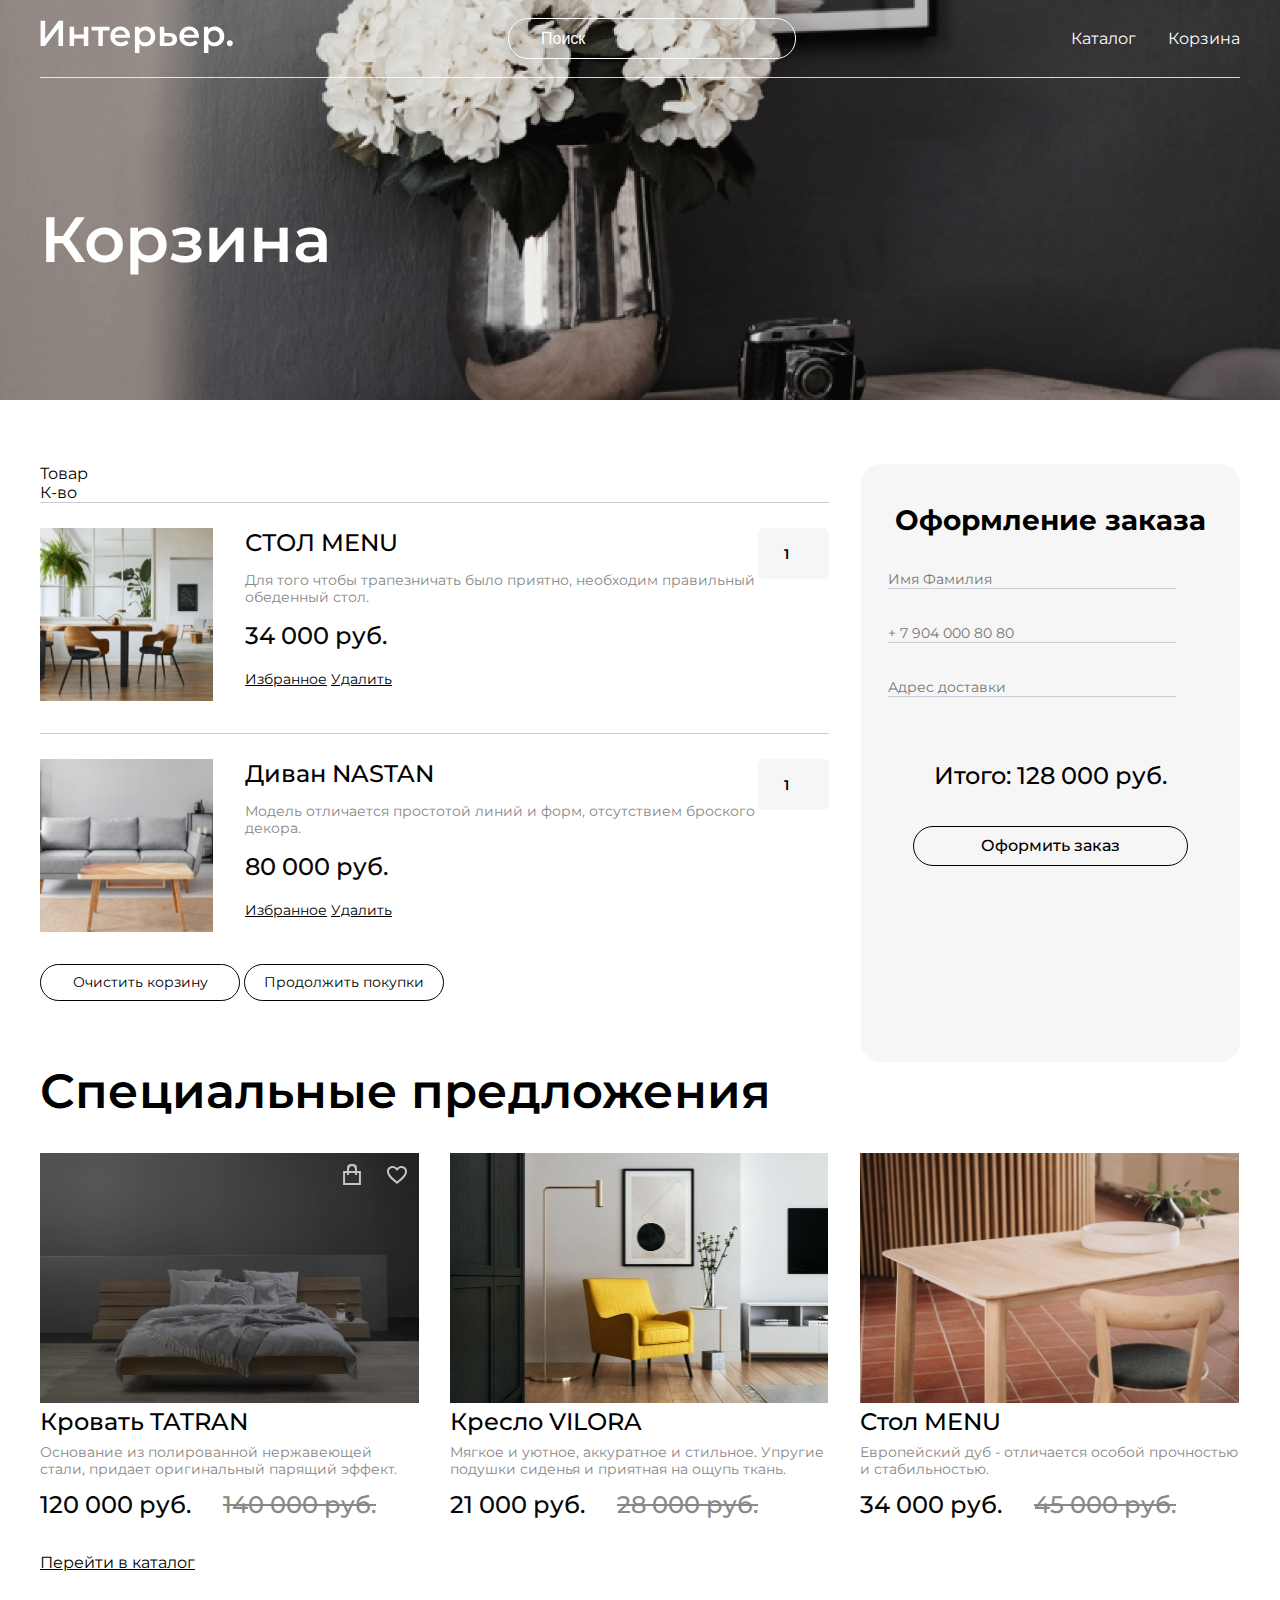
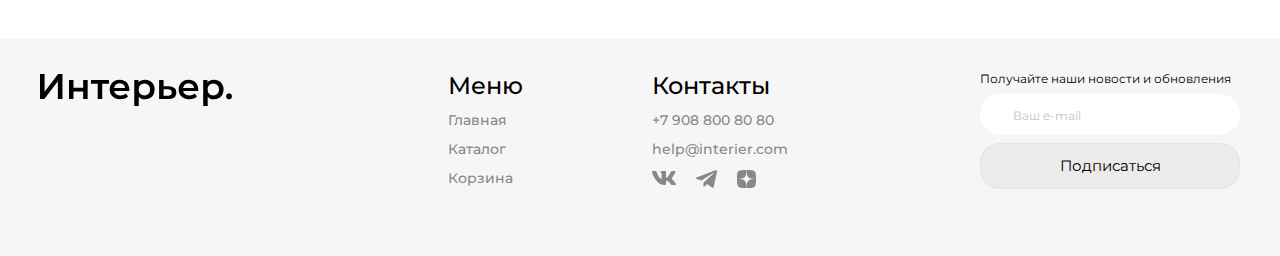
<file: Korzina.html>
<!DOCTYPE html>
<html lang="en">

<head>
    <meta charset="UTF-8">
    <meta name="viewport" content="width=device-width, initial-scale=1.0">
    <title>Document</title>
    <link rel="preconnect" href="https://fonts.googleapis.com">
    <link rel="preconnect" href="https://fonts.gstatic.com" crossorigin>
    <link href="https://fonts.googleapis.com/css2?family=Montserrat:ital,wght@0,100..900;1,100..900&display=swap"
        rel="stylesheet">
    <link rel="stylesheet" href="style.css" />
</head>

<body>
    <div class="Korzina center">
        <header class="header">
            <a class="header__logo" href="index.html"><img class="header__img" src="img/int.svg" alt="logo"></a>
            <input placeholder="Поиск" class="header__input" type="text">
            <nav class="header__link-menu">
                <a class="header__link" href="catalog.html">Каталог</a>
                <a class="header__link" href="Korzina.html">Корзина</a>
            </nav>
            <div class="header__mob">
                <a href="#"><svg width="15.366211" height="15.360107" viewBox="0 0 15.3662 15.3601" fill="none"
                        xmlns="http://www.w3.org/2000/svg" xmlns:xlink="http://www.w3.org/1999/xlink">
                        <desc>
                            Created with Pixso.
                        </desc>
                        <defs />
                        <path id="Vector"
                            d="M11.53 10.41C12.52 9.14 12.99 7.54 12.84 5.93C12.68 4.33 11.93 2.84 10.72 1.78C9.51 0.71 7.94 0.15 6.33 0.2C4.72 0.25 3.19 0.91 2.05 2.05C0.91 3.19 0.25 4.72 0.2 6.33C0.15 7.94 0.71 9.51 1.78 10.72C2.85 11.93 4.33 12.68 5.94 12.83C7.54 12.99 9.14 12.52 10.42 11.53L10.45 11.56L13.81 14.92C13.88 15 13.97 15.05 14.07 15.09C14.16 15.13 14.27 15.16 14.37 15.16C14.47 15.16 14.58 15.13 14.67 15.09C14.77 15.05 14.86 15 14.93 14.92C15 14.85 15.06 14.76 15.1 14.67C15.14 14.57 15.16 14.47 15.16 14.36C15.16 14.26 15.14 14.16 15.1 14.06C15.06 13.96 15 13.88 14.93 13.8L11.57 10.44C11.56 10.43 11.55 10.42 11.53 10.41ZM9.89 3.17C10.34 3.61 10.69 4.13 10.94 4.71C11.18 5.29 11.31 5.91 11.31 6.53C11.31 7.16 11.19 7.78 10.95 8.36C10.71 8.94 10.36 9.47 9.92 9.91C9.47 10.36 8.95 10.71 8.37 10.95C7.79 11.18 7.17 11.31 6.54 11.3C5.91 11.3 5.29 11.17 4.72 10.93C4.14 10.69 3.61 10.33 3.17 9.88C2.29 8.99 1.8 7.79 1.81 6.53C1.81 5.28 2.31 4.08 3.2 3.19C4.09 2.31 5.29 1.81 6.54 1.8C7.79 1.8 9 2.29 9.89 3.17Z"
                            fill="#FFFFFF" fill-opacity="1.000000" fill-rule="evenodd" />
                        <path id="Vector"
                            d="M13.04 7.14Q13.09 6.54 13.03 5.92Q12.98 5.3 12.81 4.71Q12.63 4.12 12.35 3.56Q12.07 3.01 11.69 2.53Q11.32 2.04 10.85 1.63Q10.38 1.22 9.86 0.91Q9.33 0.59 8.75 0.38Q8.16 0.17 7.55 0.07Q6.95 -0.02 6.33 0Q5.7 0.02 5.11 0.15Q4.51 0.28 3.94 0.53Q3.37 0.78 2.86 1.12Q2.35 1.47 1.91 1.91Q1.47 2.35 1.13 2.85Q0.78 3.36 0.53 3.93Q0.29 4.5 0.15 5.1Q0.02 5.7 0 6.32Q-0.02 6.95 0.07 7.55Q0.17 8.16 0.38 8.74Q0.59 9.33 0.9 9.86Q1.22 10.38 1.63 10.85Q2.04 11.32 2.53 11.69Q3.01 12.07 3.57 12.35Q4.12 12.63 4.71 12.81Q5.3 12.98 5.92 13.03Q6.54 13.09 7.15 13.03Q7.76 12.98 8.36 12.8Q8.96 12.63 9.5 12.35Q9.97 12.11 10.4 11.79L13.67 15.06Q13.74 15.13 13.82 15.19Q13.9 15.24 13.99 15.28Q14.08 15.32 14.18 15.34Q14.27 15.36 14.37 15.36Q14.47 15.36 14.56 15.34Q14.66 15.32 14.75 15.28Q14.84 15.24 14.92 15.19Q15 15.13 15.07 15.06Q15.14 14.99 15.19 14.91Q15.25 14.83 15.29 14.74Q15.32 14.65 15.34 14.56Q15.36 14.46 15.36 14.36Q15.36 14.26 15.34 14.17Q15.32 14.07 15.29 13.98Q15.25 13.89 15.19 13.81Q15.14 13.73 15.07 13.66L11.8 10.39Q12.11 9.96 12.35 9.5Q12.63 8.95 12.8 8.35Q12.98 7.75 13.04 7.14ZM11.53 10.41C12.52 9.14 12.99 7.54 12.84 5.93C12.68 4.33 11.93 2.84 10.72 1.78C9.51 0.71 7.94 0.15 6.33 0.2C4.72 0.25 3.19 0.91 2.05 2.05C0.91 3.19 0.25 4.72 0.2 6.33C0.15 7.94 0.71 9.51 1.78 10.72C2.85 11.93 4.33 12.68 5.94 12.83C7.54 12.99 9.14 12.52 10.42 11.53L10.45 11.56L13.81 14.92C13.88 15 13.97 15.05 14.07 15.09C14.16 15.13 14.27 15.16 14.37 15.16C14.47 15.16 14.58 15.13 14.67 15.09C14.77 15.05 14.86 15 14.93 14.92C15 14.85 15.06 14.76 15.1 14.67C15.14 14.57 15.16 14.47 15.16 14.36C15.16 14.26 15.14 14.16 15.1 14.06C15.06 13.96 15 13.88 14.93 13.8L11.57 10.44C11.56 10.43 11.55 10.42 11.53 10.41ZM9.89 3.17C10.34 3.61 10.69 4.13 10.94 4.71C11.18 5.29 11.31 5.91 11.31 6.53C11.31 7.16 11.19 7.78 10.95 8.36C10.71 8.94 10.36 9.47 9.92 9.91C9.47 10.36 8.95 10.71 8.37 10.95C7.79 11.18 7.17 11.31 6.54 11.3C5.91 11.3 5.29 11.17 4.72 10.93C4.14 10.69 3.61 10.33 3.17 9.88C2.29 8.99 1.8 7.79 1.81 6.53C1.81 5.28 2.31 4.08 3.2 3.19C4.09 2.31 5.29 1.81 6.54 1.8C7.79 1.8 9 2.29 9.89 3.17ZM10.33 4Q10.58 4.37 10.75 4.79Q10.93 5.21 11.02 5.64Q11.11 6.08 11.11 6.54Q11.11 6.99 11.03 7.43Q10.94 7.87 10.77 8.29Q10.59 8.71 10.35 9.08Q10.1 9.45 9.78 9.77Q9.46 10.09 9.08 10.34Q8.71 10.59 8.29 10.76Q7.87 10.93 7.43 11.02Q7 11.11 6.54 11.1Q6.09 11.1 5.65 11.01Q5.21 10.92 4.79 10.75Q4.37 10.57 4 10.32Q3.64 10.07 3.32 9.74Q3 9.42 2.76 9.05Q2.52 8.69 2.35 8.27Q2.18 7.85 2.09 7.42Q2.01 6.99 2.01 6.54Q2.01 6.08 2.1 5.65Q2.19 5.22 2.36 4.8Q2.53 4.39 2.78 4.02Q3.02 3.65 3.34 3.34Q3.66 3.02 4.03 2.77Q4.39 2.53 4.81 2.35Q5.23 2.18 5.66 2.09Q6.09 2.01 6.54 2Q6.99 2 7.42 2.09Q7.86 2.17 8.28 2.34Q8.69 2.51 9.06 2.75Q9.43 2.99 9.75 3.31Q10.07 3.63 10.33 4Z"
                            fill="#FFFFFF" fill-opacity="1.000000" fill-rule="evenodd" />
                    </svg>
                </a>
                <a href="catalog.html"><svg width="19.199463" height="19.199951" viewBox="0 0 19.1995 19.2" fill="none"
                        xmlns="http://www.w3.org/2000/svg" xmlns:xlink="http://www.w3.org/1999/xlink">
                        <desc>
                            Created with Pixso.
                        </desc>
                        <defs />
                        <rect id="Rectangle 46" width="4.571429" height="4.571429" fill="#FFFFFF"
                            fill-opacity="1.000000" />
                        <rect id="Rectangle 41" y="7.314209" width="4.571429" height="4.571429" fill="#FFFFFF"
                            fill-opacity="1.000000" />
                        <rect id="Rectangle 47" y="14.628540" width="4.571429" height="4.571428" fill="#FFFFFF"
                            fill-opacity="1.000000" />
                        <rect id="Rectangle 48" x="7.313477" y="7.314209" width="4.571429" height="4.571429"
                            fill="#FFFFFF" fill-opacity="1.000000" />
                        <rect id="Rectangle 45" x="7.313477" y="14.628540" width="4.571429" height="4.571428"
                            fill="#FFFFFF" fill-opacity="1.000000" />
                        <rect id="Rectangle 49" x="7.313477" width="4.571429" height="4.571429" fill="#FFFFFF"
                            fill-opacity="1.000000" />
                        <rect id="Rectangle 42" x="14.627930" y="7.314209" width="4.571428" height="4.571429"
                            fill="#FFFFFF" fill-opacity="1.000000" />
                        <rect id="Rectangle 44" x="14.627930" y="14.628540" width="4.571428" height="4.571428"
                            fill="#FFFFFF" fill-opacity="1.000000" />
                        <rect id="Rectangle 43" x="14.627930" width="4.571428" height="4.571429" fill="#FFFFFF"
                            fill-opacity="1.000000" />
                    </svg>
                </a>
                <a href="Korzina.html"><svg width="18.717285" height="16.666626" viewBox="0 0 18.7173 16.6666"
                        fill="none" xmlns="http://www.w3.org/2000/svg" xmlns:xlink="http://www.w3.org/1999/xlink">
                        <desc>
                            Created with Pixso.
                        </desc>
                        <defs />
                        <path id="Vector"
                            d="M11.45 16.66C12.01 16.66 12.54 16.44 12.93 16.05C13.32 15.66 13.54 15.13 13.54 14.58C13.54 14.03 13.32 13.5 12.93 13.11C12.54 12.71 12.01 12.5 11.45 12.5C10.9 12.5 10.37 12.71 9.98 13.11C9.59 13.5 9.37 14.03 9.37 14.58C9.37 15.13 9.59 15.66 9.98 16.05C10.37 16.44 10.9 16.66 11.45 16.66ZM4.16 16.66C4.71 16.66 5.24 16.44 5.63 16.05C6.03 15.66 6.24 15.13 6.24 14.58C6.24 14.03 6.03 13.5 5.63 13.11C5.24 12.71 4.71 12.5 4.16 12.5C3.61 12.5 3.08 12.71 2.69 13.11C2.3 13.5 2.08 14.03 2.08 14.58C2.08 15.13 2.3 15.66 2.69 16.05C3.08 16.44 3.61 16.66 4.16 16.66ZM17.74 2C18 1.99 18.25 1.88 18.43 1.69C18.61 1.51 18.71 1.26 18.71 1C18.71 0.74 18.61 0.49 18.43 0.3C18.25 0.11 18 0 17.74 0L16.54 0C15.6 0 14.79 0.65 14.59 1.56L13.28 7.44C13.08 8.36 12.27 9.01 11.33 9.01L3.5 9.01L2 3L11.73 3C11.99 2.99 12.23 2.88 12.41 2.69C12.59 2.5 12.69 2.26 12.69 2C12.69 1.74 12.59 1.49 12.41 1.31C12.23 1.12 11.99 1.01 11.73 1L2 1C1.69 1 1.39 1.07 1.12 1.2C0.85 1.33 0.61 1.53 0.42 1.77C0.23 2.01 0.1 2.29 0.04 2.58C-0.02 2.88 -0.02 3.19 0.06 3.49L1.56 9.5C1.67 9.93 1.92 10.31 2.27 10.59C2.62 10.86 3.05 11.01 3.5 11.01L11.33 11.01C12.24 11.01 13.12 10.7 13.83 10.13C14.54 9.56 15.04 8.77 15.24 7.88L16.54 2L17.74 2Z"
                            fill="#FFFFFF" fill-opacity="1.000000" fill-rule="nonzero" />
                    </svg>
                </a>
            </div>
        </header>
        <h1 class="shapkakata">Корзина</h1>
    </div>
    <div class="cart center">
        <div class="cart__content">
            <div class="cart__name-box">
                <p>Товар</p>
                <p>К-во</p>
            </div>
            <div class="cart__item">
                <div class="cart__left">
                    <img class="cart__img" src="img/korzinastol.jpeg" alt="cart image">
                    <div class="cart-info">
                        <h4 class="cart-info__text">СТОЛ MENU</h4>
                        <p class="cart-info__par">Для того чтобы трапезничать было приятно, необходим правильный
                            обеденный
                            стол.</p>
                        <p class="cart-info__cost">34 000 руб.</p>
                        <div class="cart-box">
                            <a class="cart-box__cart" href="#">Избранное</a>
                            <a class="cart-box__cart" href="#">Удалить</a>
                        </div>
                    </div>
                </div>
                <input class="cart-input" type="number" value="1" min="1">
            </div>
            <div class="cart__item">
                <div class="cart__left">
                    <img class="cart__img" src="img/Korzinadivan.jpeg" alt="cart image">
                    <div class="cart-info">
                        <h4 class="cart-info__text">Диван NASTAN</h4>
                        <p class="cart-info__par">Модель отличается простотой линий и форм, отсутствием броского декора.
                        </p>
                        <p class="cart-info__cost">80 000 руб.</p>
                        <div class="cart-box">
                            <a class="cart-box__cart" href="#">Избранное</a>
                            <a class="cart-box__cart" href="#">Удалить</a>
                        </div>
                    </div>
                </div>
                <input class="cart-input" type="number" value="1" min="1">
            </div>
            <div class="cart-foot">
                <button class="cart-knopka1">Очистить корзину</button>
                <button class="cart-knopka2">Продолжить покупки</button>
            </div>
        </div>
        <div class="cart-form">
            <h3>Оформление заказа</h3>
            <div class="cart-form__link left">
                <input placeholder="Имя Фамилия" class="cart-form__list"></input>
                <input placeholder="+ 7 904 000 80 80" class="cart-form__list"></input>
                <input placeholder="Адрес доставки" class="cart-form__list"></input>
            </div>
            <div>
                <p class="cart-form__cena">Итого: 128 000 руб.</p>
            </div>
            <button class="cart__link_knopka">Оформить заказ</button>
        </div>
    </div>
    <p class="pred__list center">Специальные предложения</p>
    <div class="allcata center">
        <div class="pred">
            <a class="pred__link" href="index.html"><img src="img/kata-1.jpeg" alt="lustra"></a>
            <div class="zamok">
                <img src="img/zamok.svg">
            </div>
            <div class="serdce">
                <img src="img/serdce.svg">
            </div>
            <h3 class="pred__text">Кровать TATRAN</h3>
            <p class="pred__par">Основание из полированной нержавеющей стали, придает оригинальный парящий эффект.</p>
            <div class="cena">
                <p class="cena__cost">120 000 руб.</p>
                <p class="cena__sale">140 000 руб.</p>
            </div>
        </div>
        <section>
            <div class="pred">
                <a class="pred__link" href="index.html"><img src="img/kata-2.jpeg" alt="divan"></a>
                <h3 class="pred__text">Кресло VILORA</h3>
                <p class="pred__par">Мягкое и уютное, аккуратное и стильное. Упругие подушки сиденья и приятная на
                    ощупь ткань.
                </p>
                <div class="cena">
                    <p class="cena__cost">21 000 руб.</p>
                    <p class="cena__sale">28 000 руб.</p>
                </div>
            </div>
        </section>
        <section>
            <div class="pred">
                <a class="pred__link" href="index.html"><img src="img/kata-3.jpeg" alt="divan"></a>
                <h3 class="pred__text">Стол MENU</h3>
                <p class="pred__par">Европейский дуб - отличается особой прочностью и стабильностью.</p>
                <div class="cena">
                    <p class="cena__cost">34 000 руб.</p>
                    <p class="cena__sale">45 000 руб.</p>
                </div>
            </div>
        </section>
    </div>
    <nav class="cata center">
        <a class="catal" href="catalog.html">Перейти в каталог</a>
    </nav>
    <footer class="footer__all">
        <div class="footer center">
            <a class="footer__logo footer__log left" href="index.html"><img src="img/interfooter.svg" alt="logo"></a>
            <div class="footer-content">

                <div class="footer-nav">

                    <div class="obertka center">
                        <h4 class="obertka__menu">Меню</h4>
                        <a class="obertka__list" href="index.html">Главная</a>
                        <a class="obertka__list" href="catalog.html">Каталог</a>
                        <a class="obertka__list" href="Korzina.html">Корзина</a>
                    </div>
                    <div class="styles">
                        <h4 class="styles__link">Контакты</h4>
                        <a class="styles__list" href="url">+7 908 800 80 80</a>
                        <a class="styles__list" href="url">help@interier.com</a>
                        <nav class="logofooter">
                            <a href="https://vk.com">
                                <img src="vk.svg" alt="Логотип VK" />
                            </a>
                            <a href="https://telegram.com">
                                <img src="telegram.svg" alt="Логотип TG" />
                            </a>
                            <a href="https://dzen.com">
                                <img src="dzen.svg" alt="Логотип DZ" />
                            </a>
                        </nav>
                    </div>
                </div>
                <form class="mail">
                    <p class="mail__link-novos">Получайте наши новости и обновления</p>
                    <input placeholder="Ваш e-mail" class="email" type="text" />
                    <button class="btn">Подписаться</button>
                </form>
            </div>
        </div>
    </footer>
</body>

</html>
</file>
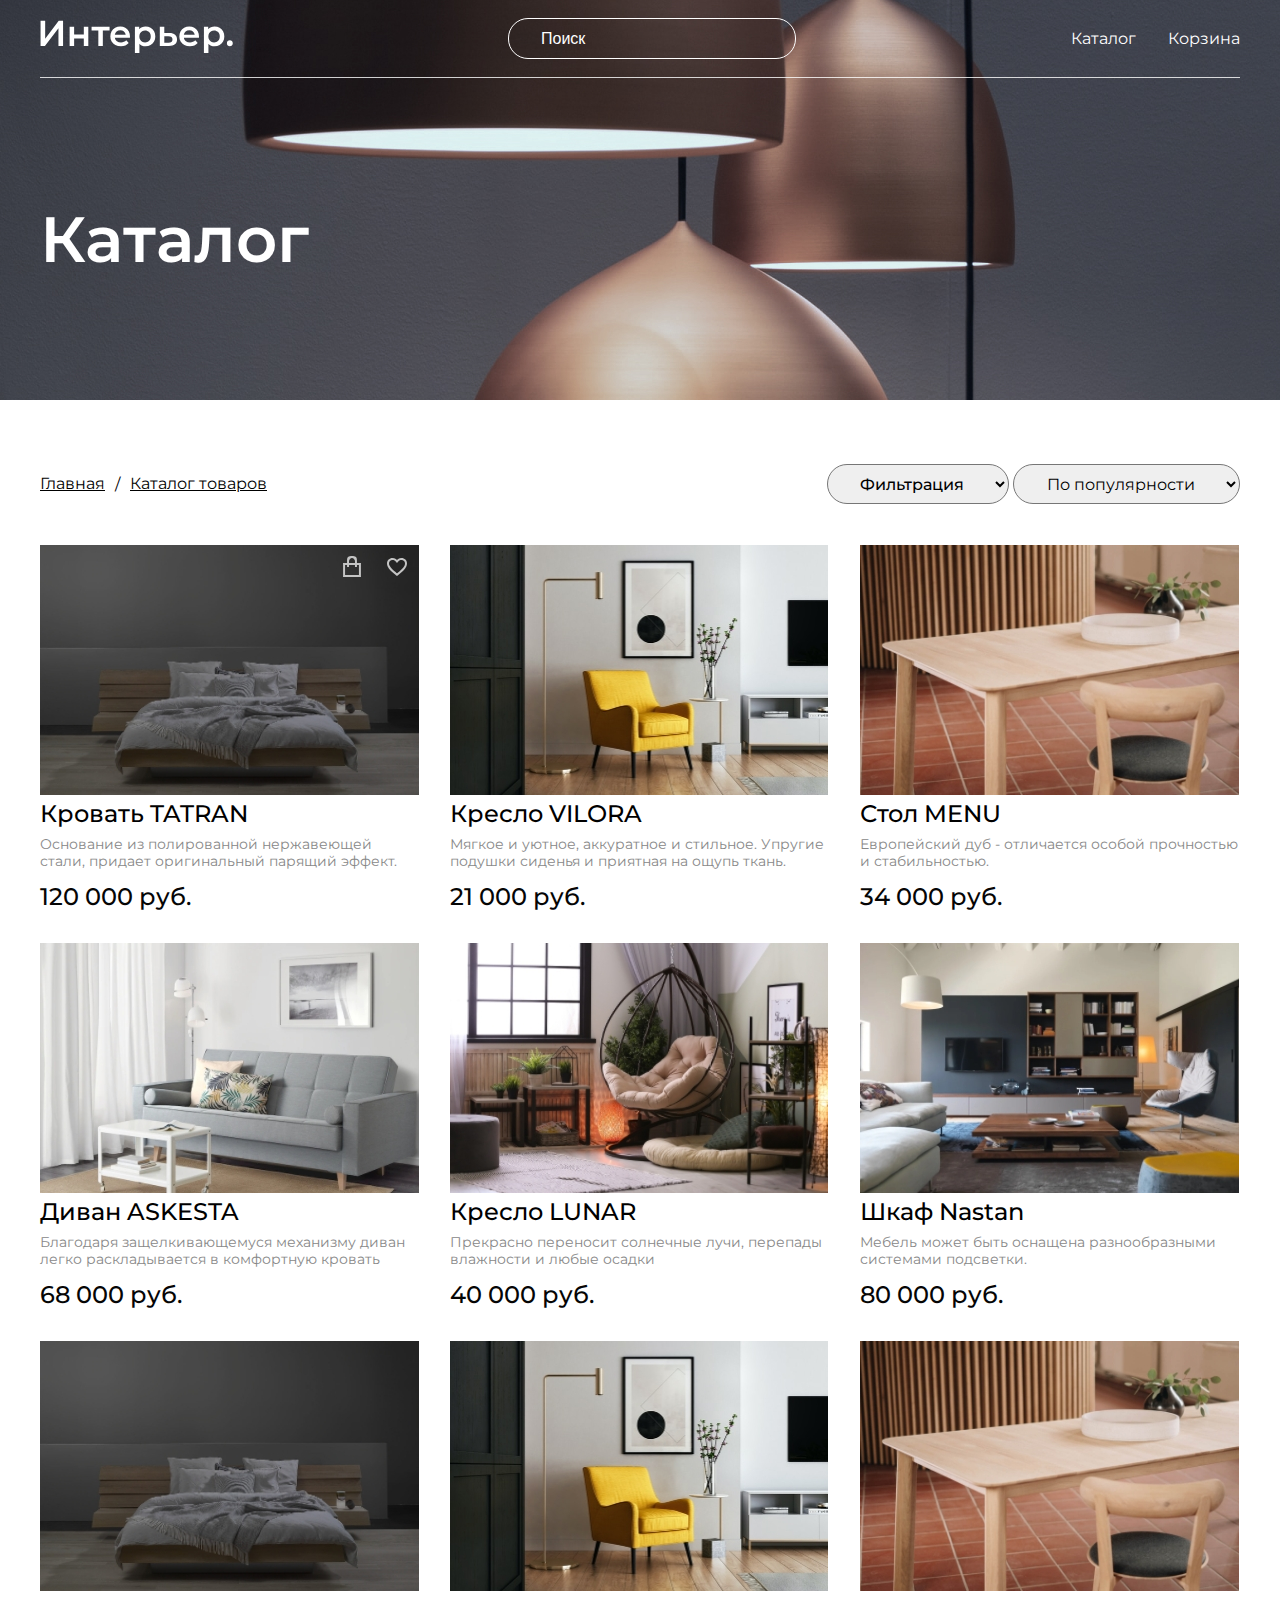
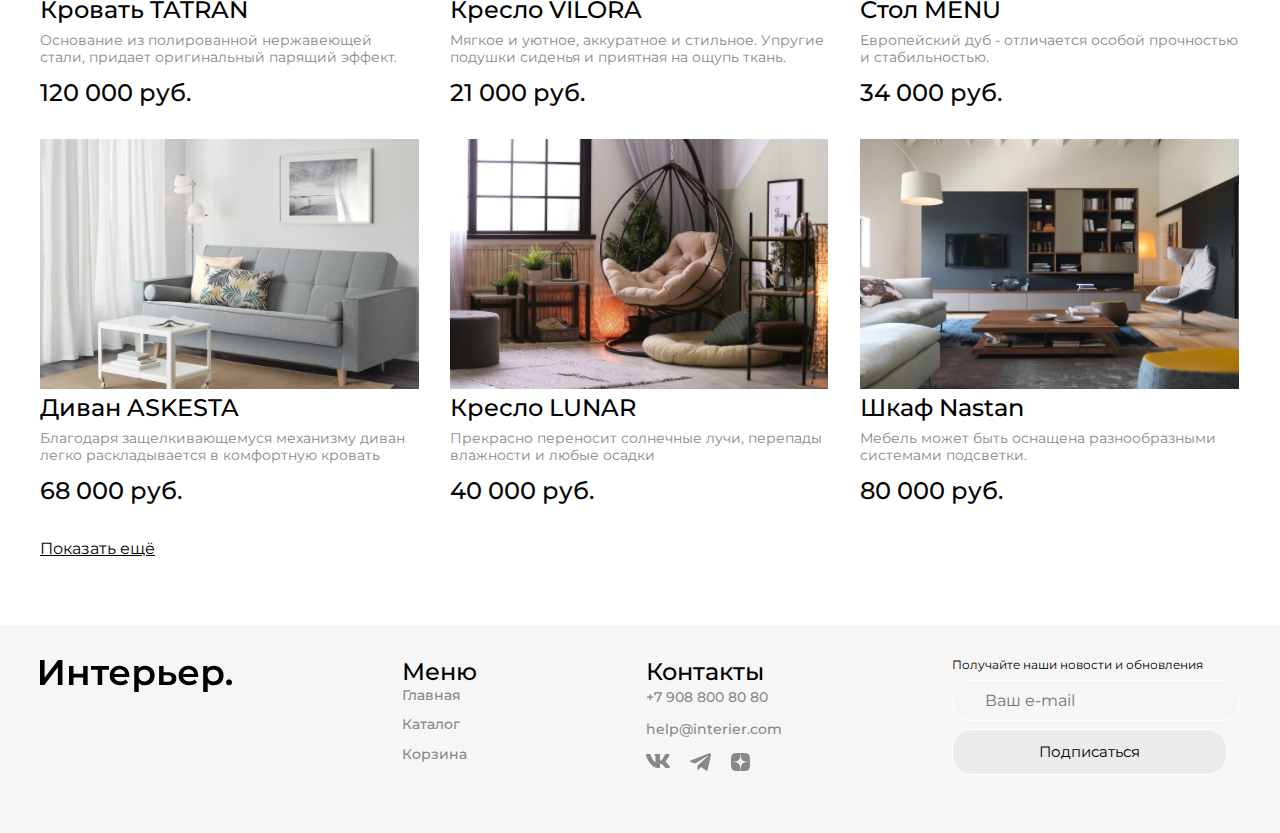
<file: all/catalog.html>
<!DOCTYPE html>
<p lang="ru">

  <head>
    <meta charset="UTF-8" />
    <meta name="viewport" content="width=device-width, initial-scale=1.0" />
    <title>Document</title>
    <link rel="preconnect" href="https://fonts.googleapis.com">
    <link rel="preconnect" href="https://fonts.gstatic.com" crossorigin>
    <link href="https://fonts.googleapis.com/css2?family=Montserrat:ital,wght@0,100..900;1,100..900&display=swap"
      rel="stylesheet">
    <link rel="stylesheet" href="styles.css" />
  </head>
<div class="kataint center">
  <header class="header">
    <a class="header__logo" href="index.html"><img src="img/int.svg" alt="logo"></a>
    <input placeholder="Поиск" class="header__input" type="text">
    <nav class="header__link-menu">
      <a class="header__link" href="catalog.html">Каталог</a>
      <a class="header__link" href="Korzina.html">Корзина</a>
    </nav>
  </header>
  <h1 class="shapkakata">Каталог</h1>
</div>
<section class="filter center">
  <section class="glav">
    <a href="index.html" class="glav__link">Главная</a>
    <p class="glav__par"> / </p>
    <a href="catalog.html" class="glav__link">Каталог товаров</a>
  </section>
  <section class="filt">
    <select class="filt-1 filt__img" name="" id="">
      <option class="filt-1__text" value="#">Фильтрация</option>
      <option value="#">Порядок</option>
    </select>
    <select class="filt-2 filt__img" name="" id="">
      <option value="#">По популярности</option>
      <option value="#">Сперва новые</option>
    </select>
  </section>
</section>
<div class="allcata center">
  <div class="pred">
    <a class="pred__link" href="index.html"><img src="img/kata-1.jpeg" alt="lustra"></a>
    <div class="zamok">
      <img src="img/zamok.svg">
    </div>
    <div class="serdce">
      <img src="img/serdce.svg">
    </div>
    <h3 class="text">Кровать TATRAN</h3>
    <p class="text__list">Основание из полированной нержавеющей стали, придает оригинальный парящий эффект.</p>
    <div class="cena">
      <p class="pred__cena">120 000 руб.</p>
    </div>
  </div>
  <section>
    <div class="pred">
      <a class="pred__link" href="index.html"><img src="img/kata-2.jpeg" alt="divan"></a>
      <h3 class="text">Кресло VILORA</h3>
      <p class="text__list">Мягкое и уютное, аккуратное и стильное. Упругие подушки сиденья и приятная на ощупь ткань.
      </p>
      <div class="cena">
        <p class="pred__cena">21 000 руб.</p>
      </div>
    </div>
  </section>
  <section>
    <div class="pred">
      <a class="pred__link" href="index.html"><img src="img/kata-3.jpeg" alt="divan"></a>
      <h3 class="text">Стол MENU</h3>
      <p class="text__list">Европейский дуб - отличается особой прочностью и стабильностью.</p>
      <div class="cena">
        <p class="pred__cena">34 000 руб.</p>
      </div>
    </div>
  </section>
  <div class="pred">
    <a class="pred__link" href="index.html"><img src="img/kata-4.jpeg" alt="divan"></a>
    <h3 class="text">Диван ASKESTA</h3>
    <p class="text__list">Благодаря защелкивающемуся механизму диван легко раскладывается в комфортную кровать</p>
    <div class="cena">
      <p class="pred__cena">68 000 руб.</p>
    </div>
  </div>
  <section>
    <div class="pred">
      <a class="pred__link" href="index.html"><img src="img/kata-5.jpeg" /><a href="alt"></a>
        <h3 class="text">Кресло LUNAR</h3>
        <p class="text__list">
          Прекрасно переносит солнечные лучи, перепады влажности и любые осадки</p>
        <div class="cena">
          <p class="pred__cena">40 000 руб.</p>
        </div>
    </div>
  </section>
  <section>
    <div class="pred">
      <a class="pred__link" href="index.html"><img src="img/kata-6.jpeg" alt="divan"></a>
      <h3 class="text">Шкаф Nastan</h3>
      <p class="text__list">Мебель может быть оснащена разнообразными системами подсветки.</p>
      <div class="cena">
        <p class="pred__cena">80 000 руб.</p>
      </div>
    </div>
  </section>
  <section>
    <div class="pred">
      <a class="pred__link" href="index.html"><img src="img/kata-7.jpeg" alt="divan"></a>
      <h3 class="text">Кровать TATRAN</h3>
      <p class="text__list">Основание из полированной нержавеющей стали, придает оригинальный парящий эффект.</p>
      <div class="cena">
        <p class="pred__cena">120 000 руб.</p>
      </div>
    </div>
  </section>
  <section>
    <div class="pred">
      <a class="pred__link" href="index.html"><img src="img/kata-8.jpeg" alt="divan"></a>
      <h3 class="text">Кресло VILORA</h3>
      <p class="text__list">Мягкое и уютное, аккуратное и стильное. Упругие подушки сиденья и приятная на ощупь ткань.
      </p>
      <div class="cena">
        <p class="pred__cena">21 000 руб.</p>
      </div>
    </div>
  </section>
  <section>
    <div class="pred">
      <a class="pred__link" href="index.html"><img src="img/kata-3.jpeg" alt="divan"></a>
      <h3 class="text">Стол MENU</h3>
      <p class="text__list">Европейский дуб - отличается особой прочностью и стабильностью.</p>
      <div class="cena">
        <p class="pred__cena">34 000 руб.</p>
      </div>
    </div>
  </section>
  <section>
    <div class="pred">
      <a class="pred__link" href="index.html"><img src="img/kata-4.jpeg" alt="divan"></a>
      <h3 class="text">Диван ASKESTA</h3>
      <p class="text__list">Благодаря защелкивающемуся механизму диван легко раскладывается в комфортную кровать</p>
      <div class="cena">
        <p class="pred__cena">68 000 руб.</p>
      </div>
    </div>
  </section>
  <section>
    <div class="pred">
      <a class="pred__link" href="index.html"><img src="img/kata-5.jpeg" /><a href="alt"></a>
        <h3 class="text">Кресло LUNAR</h3>
        <p class="text__list">
          Прекрасно переносит солнечные лучи, перепады влажности и любые осадки</p>
        <div class="cena">
          <p class="pred__cena">40 000 руб.</p>
        </div>
    </div>
  </section>
  <section>
    <div class="pred">
      <a class="pred__link" href="index.html"><img src="img/kata-6.jpeg" alt="divan"></a>
      <h3 class="text">Шкаф Nastan</h3>
      <p class="text__list">Мебель может быть оснащена разнообразными системами подсветки.</p>
      <div class="cena">
        <p class="pred__cena">80 000 руб.</p>
      </div>
    </div>
  </section>
</div>
<nav class="cata left">
  <a class="catal__link" href="catalog.html">Показать ещё</a>
</nav>
<footer class="footer__all">
  <div class="footer center">
    <a class="footer__logo left" href="index.html"><img src="img/interfooter.svg" alt="logo"></a>
    <div class="obertka">
      <h4 class="menu">Меню</h4>
      <a class="menu__list" href="index.html">Главная</a>
      <a class="menu__list" href="catalog.html">Каталог</a>
      <a class="menu__list" href="Korzina.html">Корзина</a>
    </div>
    <div class="styles">
      <h4 class="menu__link">Контакты</h4>
      <a class="menu__list" href="url">+7 908 800 80 80</a>
      <a class="menu__list" href="url">help@interier.com</a>
      <nav class="logofooter">
        <a href="https://vk.com">
          <img src="vk.svg" alt="Логотип VK" />
        </a>
        <a href="https://telegram.com">
          <img src="telegram.svg" alt="Логотип TG" />
        </a>
        <a href="https://dzen.com">
          <img src="dzen.svg" alt="Логотип DZ" />
        </a>
      </nav>
    </div>
    <form class="mail">
      <p class="menu__link-novos">Получайте наши новости и обновления</p>
      <input placeholder="Ваш e-mail" class="email" type="text" />
      <button class="btn">Подписаться</button>
    </form>
  </div>
</footer>
</body>

</html>
</file>
<file: style.css>
@charset "UTF-8";
* {
  margin: 0;
  padding: 0;
}

body {
  font-family: "Montserrat", sans-serif;
}

.center {
  padding-left: calc(50% - 600px);
  padding-right: calc(50% - 600px);
}

.left {
  padding-left: calc(50% - 600px);
}

.right {
  padding-right: calc(50% - 600px);
}

.interier {
  height: 735px;
  background-image: url(img/intfon.png);
  background-repeat: no-repeat;
  background-position: center;
  background-size: cover;
}

.kataint {
  height: 400px;
  background-image: url(img/katalagfon.jpg);
  background-repeat: no-repeat;
  background-position: center;
  background-size: cover;
}

.Korzina {
  background-image: url(img/Korzinafo.jpeg);
  height: 400px;
  background-repeat: no-repeat;
  background-position: center;
  background-size: cover;
}

.cart {
  display: grid;
  grid-template-columns: repeat(12, 1fr);
  gap: 32px;
  margin-top: 64px;
}
.cart__name_box {
  display: flex;
  justify-content: space-between;
  padding-bottom: 14px;
}
.cart__item {
  border-top: 0.5px solid #CACDD8;
  padding-top: 25px;
  padding-bottom: 32px;
  display: flex;
  justify-content: space-between;
  align-items: flex-start;
}
.cart__left {
  display: flex;
  gap: 32px;
}
.cart__info {
  width: 276px;
}
.cart__link_box {
  display: flex;
  gap: 30px;
}
.cart__list_cart {
  color: rgb(0, 0, 0);
  font-family: Montserrat;
  font-size: 14px;
  font-weight: 400;
  line-height: 210%;
  letter-spacing: 0px;
  text-align: center;
  text-decoration-line: underline;
}
.cart__link_input {
  border-radius: 6px;
  background: rgb(247, 246, 246);
  color: rgb(0, 0, 0);
  font-family: Poppins;
  font-size: 14px;
  font-weight: 600;
  line-height: 210%;
  letter-spacing: 0px;
  text-align: center;
  width: 71px;
  height: 51px;
  font-family: Montserrat;
}
.cart__link_knopka {
  box-sizing: border-box;
  border-radius: 50px;
  width: 227px;
  height: 40px;
  box-sizing: border-box;
  border: 1px solid rgb white;
  color: rgb(0, 0, 0);
  font-family: Montserrat;
  font-size: 16px;
  font-weight: 400;
  line-height: 20px;
  letter-spacing: 0%;
  text-align: center;
}
.cart__link_knopka1 {
  box-sizing: border-box;
  border-radius: 50px;
  width: 227px;
  height: 40px;
  box-sizing: border-box;
  border: 1px solid rgb white;
  color: rgb(0, 0, 0);
  font-family: Montserrat;
  font-size: 16px;
  font-weight: 400;
  line-height: 20px;
  letter-spacing: 0%;
  text-align: center;
  background-color: #ffffff;
}
.cart__link_knopka2 {
  box-sizing: border-box;
  border-radius: 50px;
  width: 227px;
  height: 40px;
  box-sizing: border-box;
  border: 1px solid rgb white;
  color: rgb(0, 0, 0);
  font-family: Montserrat;
  font-size: 16px;
  font-weight: 400;
  line-height: 20px;
  letter-spacing: 0%;
  text-align: center;
  background-color: #ffffff;
}
.cart__form {
  border-radius: 20px;
  background: rgb(247, 246, 246);
  height: 556px;
  grid-column: span 4;
  padding-top: 42px;
  color: rgb(0, 0, 0);
  font-size: 24px;
  font-weight: 700;
  line-height: 29px;
  letter-spacing: 0px;
  text-align: center;
}
.cart__form_link {
  display: flex;
  flex-direction: column;
  padding-left: 27px;
  padding-right: 64px;
}
.cart__form_list {
  margin-top: 35px;
  color: rgb(0, 0, 0);
  font-family: Montserrat;
  font-size: 14px;
  background-color: transparent;
  border: none;
  border-bottom: 1px solid rgb(202, 205, 216);
}
.cart__form_list::-moz-placeholder {
  color: #000000;
}
.cart__form_list::placeholder {
  color: #000000;
}
.cart__form_cena {
  padding-top: 64px;
  padding-bottom: 18px;
  color: rgb(0, 0, 0);
  font-family: Montserrat;
  font-size: 24px;
  font-weight: 500;
  line-height: 29px;
  letter-spacing: 0px;
  text-align: center;
}
.cart__form_zaka {
  width: 227px;
  height: 40px;
  border-radius: 20px;
  color: rgb(0, 0, 0);
  font-family: Montserrat;
  font-size: 16px;
  font-weight: 400;
  line-height: 20px;
  letter-spacing: 0%;
  text-align: center;
  background: rgb(247, 246, 246);
}
.cart__content {
  grid-column: span 8;
}
.cart__info {
  display: flex;
  flex-direction: column;
  gap: 14px;
}

.header {
  height: 77px;
  display: flex;
  justify-content: space-between;
  flex-direction: row;
  align-content: center;
  flex-wrap: wrap;
  align-items: center;
  border-bottom: 0.5px solid rgba(255, 255, 255, 0.8);
}

.header__input {
  width: 288px;
  height: 41px;
  border: 1px solid #ffffff;
  box-sizing: border-box;
  border-radius: 20px;
  background-color: transparent;
  outline: none;
  font-style: normal;
  font-weight: normal;
  font-size: 16px;
  line-height: 20px;
  color: #ffffff;
  padding-left: 32px;
  padding-right: 32px;
  box-sizing: border-box;
}

.header__input::-moz-placeholder {
  color: #ffffff;
}

.header__input::placeholder {
  color: #ffffff;
}

/*Каталог и Корзина*/
.header__link-menu {
  display: flex;
  gap: 32px;
}

.header__link {
  color: rgb(255, 255, 255);
  font-size: 16px;
  font-weight: 400;
  line-height: 20px;
  text-align: left;
  text-decoration: none;
  list-style-type: none;
  position: relative;
}

.header__mob {
  display: none;
}

.vspokno {
  box-shadow: 0px 4px 67px -12px rgba(0, 0, 0, 0.32);
  background: rgb(255, 255, 255);
  position: absolute;
  width: 573px;
  right: 0;
}

.poz {
  position: relative;
}

.vspokno__glav {
  padding-top: 40px;
  padding-bottom: 40px;
  padding-left: 48px;
  padding-right: 48px;
}

.vspokno__img {
  height: 144px;
  width: 144px;
}

.vspokno__cart {
  display: flex;
  gap: 24px;
}

.vspokno__cart-link {
  color: rgb(0, 0, 0);
  font-size: 14px;
  font-weight: 500;
  line-height: 210%;
  letter-spacing: 0px;
  text-align: center;
  text-decoration-line: underline;
}

.vspokno__one {
  display: flex;
  gap: 14px;
  padding-bottom: 12px;
}

.vspokno__cena {
  padding-bottom: 54px;
}

.vspokno__two {
  display: flex;
  gap: 14px;
  border-top: 0.5px solid rgb(202, 205, 216);
  padding-top: 12px;
}

.vspokno__cart-all {
  padding-left: 14px;
  width: 210px;
  display: flex;
  gap: 14px;
  flex-direction: column;
}

.vspokno__text {
  color: rgb(0, 0, 0);
  font-family: Montserrat;
  font-size: 24px;
  font-weight: 500;
  line-height: 150%;
  letter-spacing: -3%;
  text-align: center;
}

.vspokno__cart-cena {
  display: flex;
  height: 36px;
  gap: 32px;
  align-items: center;
  padding-top: 24px;
}

.vspokno__text {
  font-size: 24px;
  font-weight: 600;
  line-height: 150%;
  letter-spacing: -3%;
  text-align: center;
}

.vspokno__knopka {
  font-family: Montserrat;
  width: 207px;
  height: 40px;
  box-sizing: border-box;
  border: 1px solid rgb(4, 4, 4);
  background-color: #fff;
  border-radius: 20px;
  font-size: 16px;
  font-weight: 500;
  line-height: 20px;
  letter-spacing: 0px;
  text-align: center;
}

.header__link:hover {
  text-decoration: underline;
}

.shapkakata {
  color: rgb(255, 255, 255);
  font-size: 64px;
  font-weight: 600;
  line-height: 70px;
  letter-spacing: 0%;
  text-align: left;
  padding-top: 126px;
}

.shapkakata__link {
  color: rgb(0, 0, 0);
  font-size: 16px;
  font-weight: 400;
  line-height: 32px;
  letter-spacing: 0%;
  text-align: left;
  padding-top: 64px;
  padding-bottom: 41px;
}

.filter {
  display: flex;
  justify-content: space-between;
  padding-top: 64px;
  padding-bottom: 41px;
}

.glav {
  display: flex;
  align-items: center;
}

.glav__par {
  padding-left: 10px;
  padding-right: 10px;
}

.glav__link {
  display: flex;
  color: rgb(0, 0, 0);
  font-family: Montserrat;
  font-size: 16px;
  font-weight: 400;
  line-height: 32px;
  letter-spacing: 0%;
  text-align: left;
}

.container {
  display: flex;
  padding-top: 40px;
  padding-bottom: 40px;
  justify-content: flex-end;
  gap: 10px;
}

.button {
  list-style: none;
  border: 1px solid #000;
  border-radius: 20px;
  font: inherit;
  padding: 10px 23px;
  cursor: pointer;
  background-color: #fff;
}

.filter-button-wrapper {
  position: relative;
  width: 100%;
  display: flex;
  justify-content: flex-end;
}

.filter-button-ops {
  display: flex;
  gap: 10px;
  list-style: none;
}

.filter-button {
  font-weight: 500;
  text-align: start;
  max-width: 182px;
  border-color: #c4c4c4;
  background-repeat: no-repeat;
  background-position: right 20px center;
}

.filtering-form {
  position: absolute;
  top: calc(100% + 14px);
  right: 0;
  display: flex;
  flex-direction: column;
  align-items: start;
  align-items: flex-end;
  gap: 36px;
  background-color: #FFF;
  box-shadow: 0px 4px 67px -12px rgb(0, 0, 0);
  padding: 40px 48px;
  z-index: 1;
}

.filtering-form_content-wrapper {
  display: flex;
  flex-direction: column;
  flex-wrap: wrap;
  gap: 32px 65px;
  max-height: 548px;
  min-width: 540px;
}

.filtering-form_fieldset {
  display: flex;
  flex-direction: column;
  gap: 16px;
  padding: 0;
  border: none;
}

.filtering-form_fieldset--type {
  padding-right: 40px;
}

.filtering-form_legend {
  font-size: 16px;
  font-weight: 500;
  margin-bottom: 16px;
}

.filtering-form_button {
  align-items: flex-end;
  max-width: 190px;
  width: 100%;
}

.radio {
  display: flex;
  align-items: center;
  gap: 10px;
}

.radio__input {
  display: none;
}

.radio_label {
  display: flex;
  align-items: center;
  cursor: pointer;
  position: relative;
  padding-left: 30px;
  font-size: 14px;
}

.radio_label::before {
  content: "";
  width: 14px;
  height: 14px;
  border: 1px solid #888888;
  border-radius: 50%;
  position: absolute;
  left: 0;
  background-color: #fff;
}

.radio__input:checked + .radio_label::before {
  border-color: #000;
  background-image: url(img/galochka.svg);
  background-repeat: no-repeat;
  background-position: center;
}

.range {
  display: flex;
  flex-direction: column;
  gap: 14px;
}

.range__input {
  width: 190px;
  height: 10px;
  overflow: hidden;
  outline: none;
}

.range__input,
.range__input::-webkit-slider-runnable-track,
.range__input::-webkit-slider-thumb {
  -webkit-appearance: none;
  background: none;
}

.range__input::-webkit-slider-runnable-track {
  width: 200px;
  height: 1px;
  background: #000;
}

.range_input:nth-child(2)::-webkit-slider-runnable-track {
  background: none;
}

.range__input::-webkit-slider-thumb {
  position: relative;
  height: 8px;
  width: 8px;
  margin-top: -4px;
  background: #000;
  border: 1px solid #000;
  border-radius: 25px;
  cursor: pointer;
  z-index: 1;
}

.range__input::-webkit-slider-thumb:active {
  cursor: grabbing;
}

.range__input:nth-child(1)::-webkit-slider-thumb {
  z-index: 2;
}

.range__slider {
  font-family: sens-serif;
  font-size: 14px;
  position: relative;
  height: 20px;
  width: 210px;
  display: inline-block;
  margin-top: -5px;
}

.range__slider input {
  position: absolute;
}

.range__label {
  font-size: 14px;
}

.color-options {
  display: flex;
  flex-wrap: wrap;
  max-width: 190px;
  gap: 14px;
}

.color-options__checkbox {
  width: 15px;
  height: 15px;
}

.checkbox {
  display: flex;
  align-items: center;
  gap: 10px;
}

.checkbox__input {
  display: none;
}

.checkbox_label {
  display: flex;
  align-items: center;
  cursor: pointer;
  position: relative;
  padding-left: 30px;
  font-size: 14px;
}

.checkbox_label::before {
  content: "";
  display: inline-block;
  width: 14px;
  height: 14px;
  border: 1px solid #888888;
  position: absolute;
  left: 0;
  background-color: #fff;
}

.checkbox__input:checked + .checkbox_label::before {
  background-image: url(img/galochka.svg);
  background-repeat: no-repeat;
  background-position: center;
  border-color: #000;
}

.checkbox_label--white::before {
  background-color: #fff;
  border-color: #808080;
}

.checkbox_label--black::before {
  background-color: #000;
  border-color: #000;
}

.checkbox_label--grey::before {
  background-color: #737373;
  border-color: #737373;
}

.checkbox_label--red::before {
  background-color: #f00;
  border-color: #f00;
}

.checkbox_label--orange::before {
  background-color: #ff4500;
  border-color: #ff4500;
}

.checkbox_label--yellow::before {
  background-color: #ff0;
  border-color: #ff0;
}

.checkbox_label--green::before {
  background-color: #008000;
  border-color: #008000;
}

.checkbox_label--teal::before {
  background-color: rgb(28, 204, 151);
  border-color: rgb(28, 204, 151);
}

.checkbox_label--light-blue::before {
  background-color: #009fe3;
  border-color: #009fe3;
}

.checkbox_label--blue::before {
  background-color: #00f;
  border-color: #00f;
}

.checkbox_label--purple::before {
  background-color: #800080;
  border-color: #800080;
}

.checkbox_label--violet::before {
  background-color: #8a2be2;
  border-color: #8a2be2;
}

.checkbox_label--lavender::before {
  background-color: #d89aff;
  border-color: #d89aff;
}

.checkbox_label--pink::before {
  background-color: #ff1493;
  border-color: #ff1493;
}

.checkbox__input:checked + .checkbox_label--black::before {
  background-image: url(img/belgalocka.svg);
}

.checkbox__input:checked + .checkbox_label--blue::before,
.checkbox__input:checked + .checkbox_label--purple::before {
  background-image: url(img/galochka.svg);
}

select {
  -webkit-appearance: none;
  -moz-appearance: none;
}

select::-ms-expand {
  display: none;
}

.filt-2 {
  padding: 10px;
  width: 227px;
  height: 40px;
  box-sizing: border-box;
  border: 1px solid rgb white;
  border-radius: 20px;
  color: rgb(0, 0, 0);
  font-family: Montserrat;
  font-size: 16px;
  font-weight: 400;
  line-height: 20px;
  letter-spacing: 0%;
  text-align: center;
}

.filt__img {
  cursor: pointer;
  border-color: #c4c4c4;
  background-repeat: no-repeat;
  background-position: right;
  background-image: url(img/strelka.svg);
  padding-right: 25px;
}

/*h1*/
.title {
  font-weight: 600;
  font-size: 64px;
  line-height: 70px;
  margin-top: 64px;
  margin-bottom: 16px;
  color: #ffffff;
  max-width: 766px;
}

/*параграф*/
.title__list {
  font-size: 24px;
  line-height: 32px;
  margin-bottom: 16px;
  font-weight: 400;
  color: #ffffff;
}

/*Каталог*/
.title__link {
  font-size: 16px;
  line-height: 24px;
  color: #ffffff;
  font-weight: 400;
  text-align: left;
  text-decoration-line: underline;
}

.for-box {
  padding-top: 64px;
}

.heading {
  font-size: 48px;
  font-weight: 600;
  line-height: 58.51px;
}

.for {
  display: grid;
  gap: 32px;
  grid-template-columns: repeat(12, 1fr);
  padding-top: 32px;
}

.for__item {
  height: 415px;
  grid-column: span 4;
  color: rgb(255, 255, 255);
  font-size: 34px;
  font-weight: 600;
  line-height: 41px;
  letter-spacing: 0%;
  display: flex;
  justify-content: center;
  align-items: center;
}

.for__item_big {
  grid-column: span 6;
}

.for__item_1 {
  background-image: url(img/for-1.jpg);
  background-repeat: no-repeat;
  background-position: center;
  background-size: cover;
}

.for__item_2 {
  background-image: url(img/for-2.jpg);
  background-repeat: no-repeat;
  background-position: center;
  background-size: cover;
}

.for__item_3 {
  background-image: url(img/for-3.jpg);
  background-repeat: no-repeat;
  background-position: center;
  background-size: cover;
}

.for__item_4 {
  background-image: url(img/for-4.jpg);
  background-repeat: no-repeat;
  background-position: center;
  background-size: cover;
}

.for__item_5 {
  background-image: url(img/for-5.jpg);
  background-repeat: no-repeat;
  background-position: center;
  background-size: cover;
}

.allimages {
  display: flex;
  gap: 32px;
  padding-bottom: 49px;
  flex-direction: row;
  flex-wrap: wrap;
}

.allimages__link {
  display: flex;
  gap: 32px;
  flex-direction: row;
  flex-wrap: wrap;
}

.allcata {
  display: flex;
  gap: 32px;
  flex-direction: row;
  flex-wrap: wrap;
  padding-bottom: 32px;
}

.zamok {
  position: absolute;
  padding-left: 302.92px;
  padding-right: 57.92px;
  padding-top: 11px;
}

.serdce {
  position: absolute;
  padding-top: 13px;
  padding-left: 347px;
  padding-right: 12px;
}

.fon {
  padding-left: 902px;
  padding-right: 120px;
}

/*h2*/
.pred__list {
  font-weight: 600;
  font-size: 48px;
  line-height: 59px;
  color: #000000;
  padding-bottom: 32px;
  display: flex;
}

.pred__text {
  color: rgb(0, 0, 0);
  font-size: 24px;
  font-weight: 500;
  line-height: 29px;
  letter-spacing: 0%;
  text-align: left;
}

.cart-info {
  gap: 15px;
  display: flex;
  flex-direction: column;
}

.cart-info__text {
  color: rgb(0, 0, 0);
  font-family: Montserrat;
  font-size: 24px;
  font-weight: 500;
  line-height: 29px;
  letter-spacing: 0%;
  text-align: left;
}

.cart-info__par {
  color: rgb(136, 136, 136);
  font-family: Montserrat;
  font-size: 14px;
  font-weight: 400;
  line-height: 17px;
  letter-spacing: 0%;
  text-align: left;
}

.cart-info__cost {
  color: rgb(5, 5, 5);
  font-family: Montserrat;
  font-size: 24px;
  font-weight: 500;
  line-height: 29px;
  letter-spacing: 0%;
  text-align: left;
}

.cart-box__cart {
  color: rgb(0, 0, 0);
  font-family: Montserrat;
  font-size: 14px;
  font-weight: 400;
  line-height: 210%;
  letter-spacing: 0px;
  text-decoration-line: underline;
}

.cart-input {
  border-radius: 6px;
  background: rgb(247, 246, 246);
  color: rgb(0, 0, 0);
  font-family: Poppins;
  font-size: 14px;
  font-weight: 600;
  line-height: 210%;
  letter-spacing: 0px;
  text-align: center;
  width: 71px;
  height: 51px;
  font-family: Montserrat;
  border: none;
}

.cart-knopka1 {
  border: 1px solid #000000;
  box-sizing: border-box;
  border-radius: 50px;
  background: white;
  width: 200px;
  height: 37px;
  color: black;
  font-family: Montserrat;
  font-size: 14px;
  font-weight: 400;
  line-height: 17px;
}

.cart-knopka2 {
  border: 1px solid #000000;
  box-sizing: border-box;
  border-radius: 50px;
  background: white;
  width: 200px;
  height: 37px;
  color: black;
  font-family: Montserrat;
  font-size: 14px;
  font-weight: 400;
  line-height: 17px;
}

.cart__link_knopka {
  margin-top: 18px;
  background: rgb(247, 246, 246);
  border: 1px solid #000000;
  box-sizing: border-box;
  border-radius: 20px;
  width: 275px;
  height: 40px;
  font-size: 15px;
  line-height: 18px;
  color: #000000;
  font-family: Montserrat;
  font-size: 16px;
  font-weight: 500;
  line-height: 20px;
  letter-spacing: 0px;
}

.cart-form {
  border-radius: 20px;
  background: rgb(247, 246, 246);
  height: 556px;
  grid-column: span 4;
  padding-top: 42px;
  color: rgb(0, 0, 0);
  font-size: 24px;
  font-weight: 700;
  line-height: 29px;
  letter-spacing: 0px;
  text-align: center;
}

.cart-form__list {
  margin-top: 35px;
  color: rgb(0, 0, 0);
  font-family: Montserrat;
  font-size: 14px;
  background-color: transparent;
  border: none;
  border-bottom: 1px solid rgb(202, 205, 216);
}

.cart-form__link {
  display: flex;
  flex-direction: column;
  padding-left: 27px;
  padding-right: 64px;
}

.cart .text__link {
  color: rgb(136, 136, 136);
  font-size: 14px;
  font-weight: 400;
  line-height: 17px;
  letter-spacing: 0%;
  text-align: left;
}

.cart-form__cena {
  padding-top: 64px;
  padding-bottom: 18px;
  color: rgb(0, 0, 0);
  font-family: Montserrat;
  font-size: 24px;
  font-weight: 500;
  line-height: 29px;
  letter-spacing: 0px;
  text-align: center;
}

.pred__par {
  color: rgb(136, 136, 136);
  font-size: 14px;
  font-weight: 400;
  line-height: 17px;
  padding-top: 8px;
  padding-bottom: 12px;
}

.cena {
  display: flex;
  gap: 32px;
}

.cena__cost {
  color: rgb(5, 5, 5);
  font-size: 24px;
  font-weight: 500;
  line-height: 29px;
  letter-spacing: 0%;
  text-align: left;
  display: flex;
  gap: 32px;
}

.cena__sale {
  font-weight: 500;
  font-size: 24px;
  line-height: 29px;
  text-decoration-line: line-through;
  position: sticky;
  color: rgb(136, 136, 136);
  text-decoration-line: line-through;
}

.pred {
  width: 378px;
  display: flex;
  flex-direction: column;
}

.pred_link {
  width: 100%;
}

.cata {
  color: rgb(0, 0, 0);
  font-size: 16px;
  font-weight: 400;
  line-height: 24px;
  text-decoration-line: underline;
  padding-bottom: 64px;
}

.catal {
  color: rgb(0, 0, 0);
}

.catal__link {
  color: rgb(0, 0, 0);
  font-size: 16px;
  font-weight: 400;
  line-height: 24px;
  letter-spacing: 0%;
  text-align: left;
  text-decoration-line: underline;
}

.footer {
  background-image: url(img/fon.png);
  display: flex;
  justify-content: space-between;
  gap: 12px;
  padding-top: 32px;
  padding-bottom: 64px;
}

.footer__logo {
  color: rgb(0, 0, 0);
  font-size: 36px;
  font-weight: 600;
  line-height: 44px;
  letter-spacing: 0%;
  text-align: left;
  display: block;
}

.logofooter {
  display: flex;
  gap: 20px;
}

/*Меню*/
.obertka__menu {
  color: rgb(0, 0, 0);
  font-size: 24px;
  font-weight: 500;
  line-height: 29px;
  text-align: left;
  letter-spacing: 0%;
}

.footer-content {
  display: flex;
  gap: 192px;
}

.footer-nav {
  display: flex;
  gap: 129px;
  justify-content: center;
}

.obertka {
  display: flex;
  gap: 12px;
  flex-direction: column;
  flex-wrap: nowrap;
  text-align: left;
  align-items: flex;
}

/*номер и мейл, главная каталог и корзина*/
.obertka__list {
  color: rgb(136, 136, 136);
  font-size: 14px;
  font-weight: 500;
  line-height: 17px;
  text-decoration: none;
  color: rgb(136, 136, 136);
  letter-spacing: 0%;
  text-align: left;
}

.obertka__list:hover {
  text-decoration: underline;
}

.styles__list {
  color: rgb(136, 136, 136);
  font-size: 14px;
  font-weight: 500;
  line-height: 17px;
  text-decoration: none;
  color: rgb(136, 136, 136);
  letter-spacing: 0%;
  text-align: left;
}

.styles {
  display: flex;
  flex-direction: column;
  gap: 12px;
}

/*Парагрфа про новости*/
.styles__link {
  color: rgb(0, 0, 0);
  font-size: 24px;
  font-weight: 500;
  line-height: 29px;
  letter-spacing: 0%;
  text-align: left;
  display: flex;
  align-items: flex;
}

.mail {
  display: flex;
  flex-direction: column;
  gap: 8px;
  font-family: inherit;
}

/*мейл*/
.email {
  width: 260px;
  height: 41px;
  border: 1px solid white;
  box-sizing: border-box;
  border-radius: 20px;
  background-color: transparent;
  outline: none;
  font-style: normal;
  font-weight: normal;
  font-size: 16px;
  line-height: 20px;
  color: black;
  padding-left: 32px;
  padding-right: 32px;
  font-family: Montserrat;
  background: #FFFFFF;
}

.email::-moz-placeholder {
  color: rgb(196, 196, 196);
  font-family: Montserrat;
  font-size: 12px;
  font-weight: 400;
  line-height: 15px;
  letter-spacing: 0%;
  text-align: left;
}

.email::placeholder {
  color: rgb(196, 196, 196);
  font-family: Montserrat;
  font-size: 12px;
  font-weight: 400;
  line-height: 15px;
  letter-spacing: 0%;
  text-align: left;
}

.mail__link-novos {
  color: rgb(0, 0, 0);
  font-size: 12px;
  font-weight: 400;
  line-height: 15px;
  letter-spacing: 0%;
  text-align: left;
}

/*кнопка*/
.btn {
  background: rgba(222, 215, 215, 0.41);
  border: 1px solid rgba(222, 215, 215, 0.41);
  box-sizing: border-box;
  border-radius: 20px;
  width: 260px;
  height: 46px;
  font-size: 15px;
  line-height: 18px;
  color: #000000;
  font-family: inherit;
}

@media (max-width: 1024px) {
  .center {
    padding-left: calc(50% - 393px);
    padding-right: calc(50% - 393px);
  }
  .for {
    width: 780px;
  }
  .for__item {
    height: 268px;
  }
  .allimages {
    -moz-column-gap: 29px;
         column-gap: 29px;
    row-gap: 39px;
  }
  .allimages__link {
    display: flex;
    gap: 29px;
  }
  .allcata {
    display: flex;
    gap: 29px;
    flex-direction: row;
    flex-wrap: wrap;
  }
  .filtering-form {
    right: -180px;
  }
  .cart {
    display: flex;
    flex-direction: column;
    align-items: flex-start;
  }
  .cart-knopka2 {
    color: white;
    background-color: black;
  }
  .footer__logo {
    display: none;
  }
  .footer-content {
    gap: 179px;
  }
  .obertka {
    display: flex;
    gap: 12px;
    flex-direction: column;
    flex-wrap: nowrap;
    text-align: left;
    justify-content: space-between;
    align-items: flex;
    padding-left: 0px;
  }
}
@media (max-width: 765px) {
  .center {
    padding-left: 16px;
    padding-right: 16px;
  }
  .kataint {
    width: 375px;
  }
  .interier {
    width: 375px;
  }
  .header {
    border-bottom: none;
    padding-top: 49px;
    width: 343px;
  }
  .for-box {
    width: 355px;
  }
  .for {
    width: 355px;
  }
  .for__item {
    width: 343px;
  }
  .header__input {
    display: none;
  }
  .header__mob {
    width: 100px;
    display: flex;
    justify-content: space-between;
  }
  .header__link-menu {
    display: none;
  }
  .header__img {
    width: 99px;
  }
  .allcata {
    width: 343px;
  }
  .allimages__link {
    width: 343px;
  }
  .shapkakata {
    height: 400px;
    font-size: 48px;
    line-height: 59px;
    text-align: center;
    width: 350px;
  }
  .filter {
    display: flex;
    flex-direction: column;
  }
  .filtering-form {
    right: 10px;
    position: absolute;
    left: -5px;
    width: auto;
    align-items: normal;
  }
  .filtering-form_content-wrapper {
    min-width: 0px;
    display: flex;
    max-height: 800px;
    flex-direction: column;
    flex-wrap: nowrap;
  }
  .radio {
    width: 150px;
  }
  .filtering-form_fieldset {
    width: 200px;
  }
  .container {
    display: flex;
    flex-direction: column-reverse;
  }
  .filter-button-wrapper {
    justify-content: left;
  }
  .cart__item {
    width: 343px;
    height: 167px;
  }
  .pred__list {
    color: rgb(0, 0, 0);
    font-family: Montserrat;
    font-size: 24px;
    font-weight: 600;
    line-height: 29px;
    letter-spacing: 0%;
    text-align: left;
    padding-top: 32px;
  }
  .cart__name-box {
    display: none;
  }
  .Korzina {
    width: 375px;
  }
  .korzina__img {
    display: none;
  }
  .cart-foot {
    display: flex;
    gap: 14px;
    padding-top: 32px;
  }
  .cart__name-box {
    display: flex;
    justify-content: space-between;
  }
  .cart-knopka1 {
    box-sizing: border-box;
    border-radius: 50px;
    width: 166px;
    height: 40px;
    box-sizing: border-box;
    border: 1px solid rgb white;
    color: rgb(0, 0, 0);
    font-family: Montserrat;
    font-size: 16px;
    font-weight: 400;
    line-height: 20px;
    letter-spacing: 0%;
    text-align: center;
    background-color: #ffffff;
  }
  .cart-knopka2 {
    box-sizing: border-box;
    border-radius: 50px;
    width: 190px;
    height: 40px;
    box-sizing: border-box;
    border: 1px solid rgb white;
    color: white;
    font-family: Montserrat;
    font-size: 16px;
    font-weight: 400;
    line-height: 20px;
    letter-spacing: 0%;
    text-align: center;
    background-color: black;
  }
  .cart__img {
    display: none;
  }
  .cart__item {
    padding-bottom: 24px;
  }
  .title {
    font-size: 48px;
    line-height: 59px;
    text-align: center;
    width: 350px;
  }
  .title__list {
    font-size: 16px;
    font-weight: 400;
    line-height: 32px;
    text-align: center;
  }
  .title__all {
    display: flex;
    flex-direction: column;
    align-items: center;
  }
  .title__link {
    font-size: 14px;
  }
  .heading {
    font-size: 24px;
    font-weight: 600;
    line-height: 29px;
  }
  .for {
    grid-template-columns: repeat(4, 1fr);
  }
  .for__item {
    grid-column: 1/-1;
    height: 375px;
    font-size: 28px;
    line-height: 34px;
  }
  .for__item_big {
    height: 244px;
  }
  .footer {
    display: flex;
    flex-wrap: wrap;
    justify-content: center;
    gap: 100px;
    width: 375px;
  }
  .footer__logo {
    display: none;
  }
  .footer-content {
    display: flex;
    gap: 100px;
    flex-direction: column;
    flex-wrap: nowrap;
    align-items: center;
  }
  .obertka {
    display: flex;
    gap: 12px;
    flex-direction: column;
    flex-wrap: nowrap;
    text-align: left;
    justify-content: space-between;
    align-items: flex;
    padding-left: 10px;
  }
}/*# sourceMappingURL=style.css.map */
</file>
<file: all/styles.css>
* {
  margin: 0;
  padding: 0;
}

body {
  font-family: 'Montserrat',
    sans-serif;
}

.center {
  padding-left: calc(50% - 600px);
  padding-right: calc(50% - 600px);
}

.left {
  padding-left: calc(50% - 600px);
}

.right {
  padding-right: calc(50% - 600px);
}

.interier {
  height: 735px;
  background-image: url(img/intfon.png);
  background-repeat: no-repeat;
  background-position: center;
  background-size: cover;
}

.kataint {
  background-size: cover;
  height: 400px;
  background-image: url(img/katalagfon.jpg);
  background-repeat: no-repeat;
  background-position: center;
  background-size: cover;
}

.header {
  height: 77px;
  display: flex;
  justify-content: space-between;
  flex-direction: row;
  align-content: center;
  flex-wrap: wrap;
  align-items: center;
  border-bottom: 0.5px solid rgba(255, 255, 255, 0.8);
}


.header__input {
  width: 288px;
  height: 41px;
  border: 1px solid #ffffff;
  box-sizing: border-box;
  border-radius: 20px;
  background-color: transparent;
  outline: none;
  font-style: normal;
  font-weight: normal;
  font-size: 16px;
  line-height: 20px;
  color: #ffffff;
  padding-left: 32px;
  padding-right: 32px;
  box-sizing: border-box;

}

.header__input::placeholder {
  color: #ffffff;
}

/*Каталог и Корзина*/
.header__link-menu {
  display: flex;
  gap: 32px;
}

.header__link {
  color: rgb(255, 255, 255);
  font-size: 16px;
  font-weight: 400;
  line-height: 20px;
  text-align: left;
  text-decoration: none;
  list-style-type: none;
}

.header__link:hover {
  text-decoration: underline;
}

.shapkakata {
  color: rgb(255, 255, 255);
  font-size: 64px;
  font-weight: 600;
  line-height: 70px;
  letter-spacing: 0%;
  text-align: left;
  padding-top: 126px;
}

.shapkakata__link {
  color: rgb(0, 0, 0);
  font-size: 16px;
  font-weight: 400;
  line-height: 32px;
  letter-spacing: 0%;
  text-align: left;
  padding-top: 64px;
  padding-bottom: 41px;
}

.filter {
  display: flex;
  justify-content: space-between;
  padding-top: 64px;
  padding-bottom: 41px;
}

.glav {
  display: flex;
  align-items: center;
}

.glav__par {
  padding-left: 10px;
  padding-right: 10px;
}

.glav__link {
  display: flex;
  color: rgb(0, 0, 0);
  font-family: Montserrat;
  font-size: 16px;
  font-weight: 400;
  line-height: 32px;
  letter-spacing: 0%;
  text-align: left;
}

.filt-1 {
  width: 182px;
  height: 40px;
  box-sizing: border-box;
  border: 1px solid rgb white;
  border-radius: 20px;
  color: rgb(0, 0, 0);
  font-family: Montserrat;
  font-size: 16px;
  font-weight: 500;
  line-height: 20px;
  letter-spacing: 0%;
  text-align: center;
}

.filt-2 {
  width: 227px;
  height: 40px;
  box-sizing: border-box;
  border: 1px solid rgb white;
  border-radius: 20px;
  color: rgb(0, 0, 0);
  font-family: Montserrat;
  font-size: 16px;
  font-weight: 400;
  line-height: 20px;
  letter-spacing: 0%;
  text-align: center;
}

/*h1*/
.title {
  font-weight: 600;
  font-size: 64px;
  line-height: 70px;
  margin-top: 64px;
  margin-bottom: 16px;
  color: #ffffff;
  width: 792px;
}

/*параграф*/
.title__list {
  font-size: 24px;
  line-height: 32px;
  margin-bottom: 16px;
  font-weight: 400;
  color: #ffffff;
}

/*Каталог*/
.title__link {
  font-size: 16px;
  line-height: 24px;
  color: #ffffff;
  font-weight: 400;
  text-align: left;
  text-decoration-line: underline;
}

.for-box {
  padding-top: 64px;
}

.heading {
  font-size: 48px;
  font-weight: 600;
  line-height: 58.51px;

}

.for {
  display: grid;
  gap: 32px;
  grid-template-columns: repeat(12, 1fr);
  padding-top: 32px;
}

.for__item {
  height: 415px;
  grid-column: span 4;
  color: rgb(255, 255, 255);
  font-size: 34px;
  font-weight: 600;
  line-height: 41px;
  letter-spacing: 0%;
  display: flex;
  justify-content: center;
  align-items: center;
}

.for__item_big {
  grid-column: span 6;
}

.for__item_1 {
  background-image: url(img/for-1.jpg);
}

.for__item_2 {
  background-image: url(img/for-2.jpg);
}

.for__item_3 {
  background-image: url(img/for-3.jpg);
}

.for__item_4 {
  background-image: url(img/for-4.jpg);
}

.for__item_5 {
  background-image: url(img/for-5.jpg);
}

.allimages {
  display: flex;
  gap: 32px;
  padding-bottom: 49px;
  flex-direction: row;
  flex-wrap: wrap;
}

.allimages__link {
  display: flex;
  gap: 32px;
  padding-bottom: 49px;
  flex-direction: row;
  flex-wrap: wrap;
}

.allcata {
  display: flex;
  gap: 32px;
  flex-direction: row;
  flex-wrap: wrap;
}

.zamok {
  position: absolute;
  padding-left: 302.92px;
  padding-right: 57.92px;
  padding-top: 11px;
}

.serdce {
  position: absolute;
  padding-top: 13px;
  padding-left: 347px;
  padding-right: 12px;
}

.fon {
  padding-left: 902px;
  padding-right: 120px;
}

/*h2*/
.pred__list {
  font-weight: 600;
  font-size: 48px;
  line-height: 59px;
  color: #000000;
  padding-top: 64px;
  padding-bottom: 32px;
  display: flex;
}

.text {
  color: rgb(0, 0, 0);
  font-size: 24px;
  font-weight: 500;
  line-height: 29px;
  letter-spacing: 0%;
  text-align: left;
}

.text__link {
  color: rgb(136, 136, 136);
  font-size: 14px;
  font-weight: 400;
  line-height: 17px;
  letter-spacing: 0%;
  text-align: left;
}

.text__list {
  color: rgb(136, 136, 136);
  font-size: 14px;
  font-weight: 400;
  line-height: 17px;
  padding-top: 8px;
  padding-bottom: 12px;
}

.cena {
  display: flex;
  gap: 32px;
}

.pred__cena {
  color: rgb(5, 5, 5);
  font-size: 24px;
  font-weight: 500;
  line-height: 29px;
  letter-spacing: 0%;
  text-align: left;
  display: flex;
  gap: 32px;
}


.pred__racen {
  font-weight: 500;
  font-size: 24px;
  line-height: 29px;
  text-decoration-line: line-through;
  position: sticky;
}

.pred {
  width: 378px;
  display: flex;
  flex-direction: column;
}

.pred_link {
  width: 100%;
}


.cata {
  color: rgb(0, 0, 0);
  font-size: 16px;
  font-weight: 400;
  line-height: 24px;
  text-decoration-line: underline;
  padding-top: 32px;
  padding-bottom: 64px;
}

.catal {
  color: rgb(0, 0, 0);
}

.catal__link {
  color: rgb(0, 0, 0);
  font-size: 16px;
  font-weight: 400;
  line-height: 24px;
  letter-spacing: 0%;
  text-align: left;
  text-decoration-line: underline;
}

.footer {
  background-image: url(img/fon.png);
  display: flex;
  justify-content: space-between;
  padding-top: 32px;
  padding-bottom: 58px;
}

.footer__logo {
  color: rgb(0, 0, 0);
  font-size: 36px;
  font-weight: 600;
  line-height: 44px;
  letter-spacing: 0%;
  text-align: left;
}

/*Меню*/
.menu {
  color: rgb(0, 0, 0);
  font-size: 24px;
  font-weight: 500;
  line-height: 29px;
  text-align: left;
  letter-spacing: 0%;


}

.obertka {
  display: flex;
  flex-direction: column;
  flex-wrap: nowrap;
  text-align: left;
  justify-content: space-between;
  align-items: flex;
}



/*номер и мейл, главная каталог и корзина*/
.menu__list {
  color: rgb(136, 136, 136);
  font-size: 14px;
  font-weight: 500;
  line-height: 17px;
  text-decoration: none;
  padding-bottom: 12px;
  color: rgb(136, 136, 136);
  letter-spacing: 0%;
  text-align: left;
}

.menu__list:hover {
  text-decoration: underline;
}

.styles {
  display: flex;
  flex-direction: column;
  justify-content: space-between;
}

.logofooter {
  display: flex;
  gap: 20px;
  text-decoration: none;
}

/*Парагрфа про новости*/
.menu__link {
  color: rgb(0, 0, 0);
  font-size: 24px;
  font-weight: 500;
  line-height: 29px;
  letter-spacing: 0%;
  text-align: left;
  display: flex;
  align-items: flex;
}

.mail {
  display: flex;
  flex-direction: column;
  gap: 8px;
  font-family: inherit;
}

/*мейл*/
.email {
  width: 288px;
  height: 41px;
  border: 1px solid #ffffff;
  box-sizing: border-box;
  border-radius: 20px;
  background-color: transparent;
  outline: none;
  font-style: normal;
  font-weight: normal;
  font-size: 16px;
  line-height: 20px;
  color: #ffffff;
  padding-left: 32px;
  padding-right: 32px;
  box-sizing: border-box;
  font-family: inherit
}

.menu__link-novos {
  color: rgb(0, 0, 0);
  font-size: 12px;
  font-weight: 400;
  line-height: 15px;
  letter-spacing: 0%;
  text-align: left;
}

/*кнопка*/
.btn {
  background: rgba(222, 215, 215, 0.41);
  border: 1px solid #ffffff;
  box-sizing: border-box;
  border-radius: 20px;
  width: 275px;
  height: 46px;
  font-size: 15px;
  line-height: 18px;
  color: #000000;
  font-family: inherit;
}
</file>
